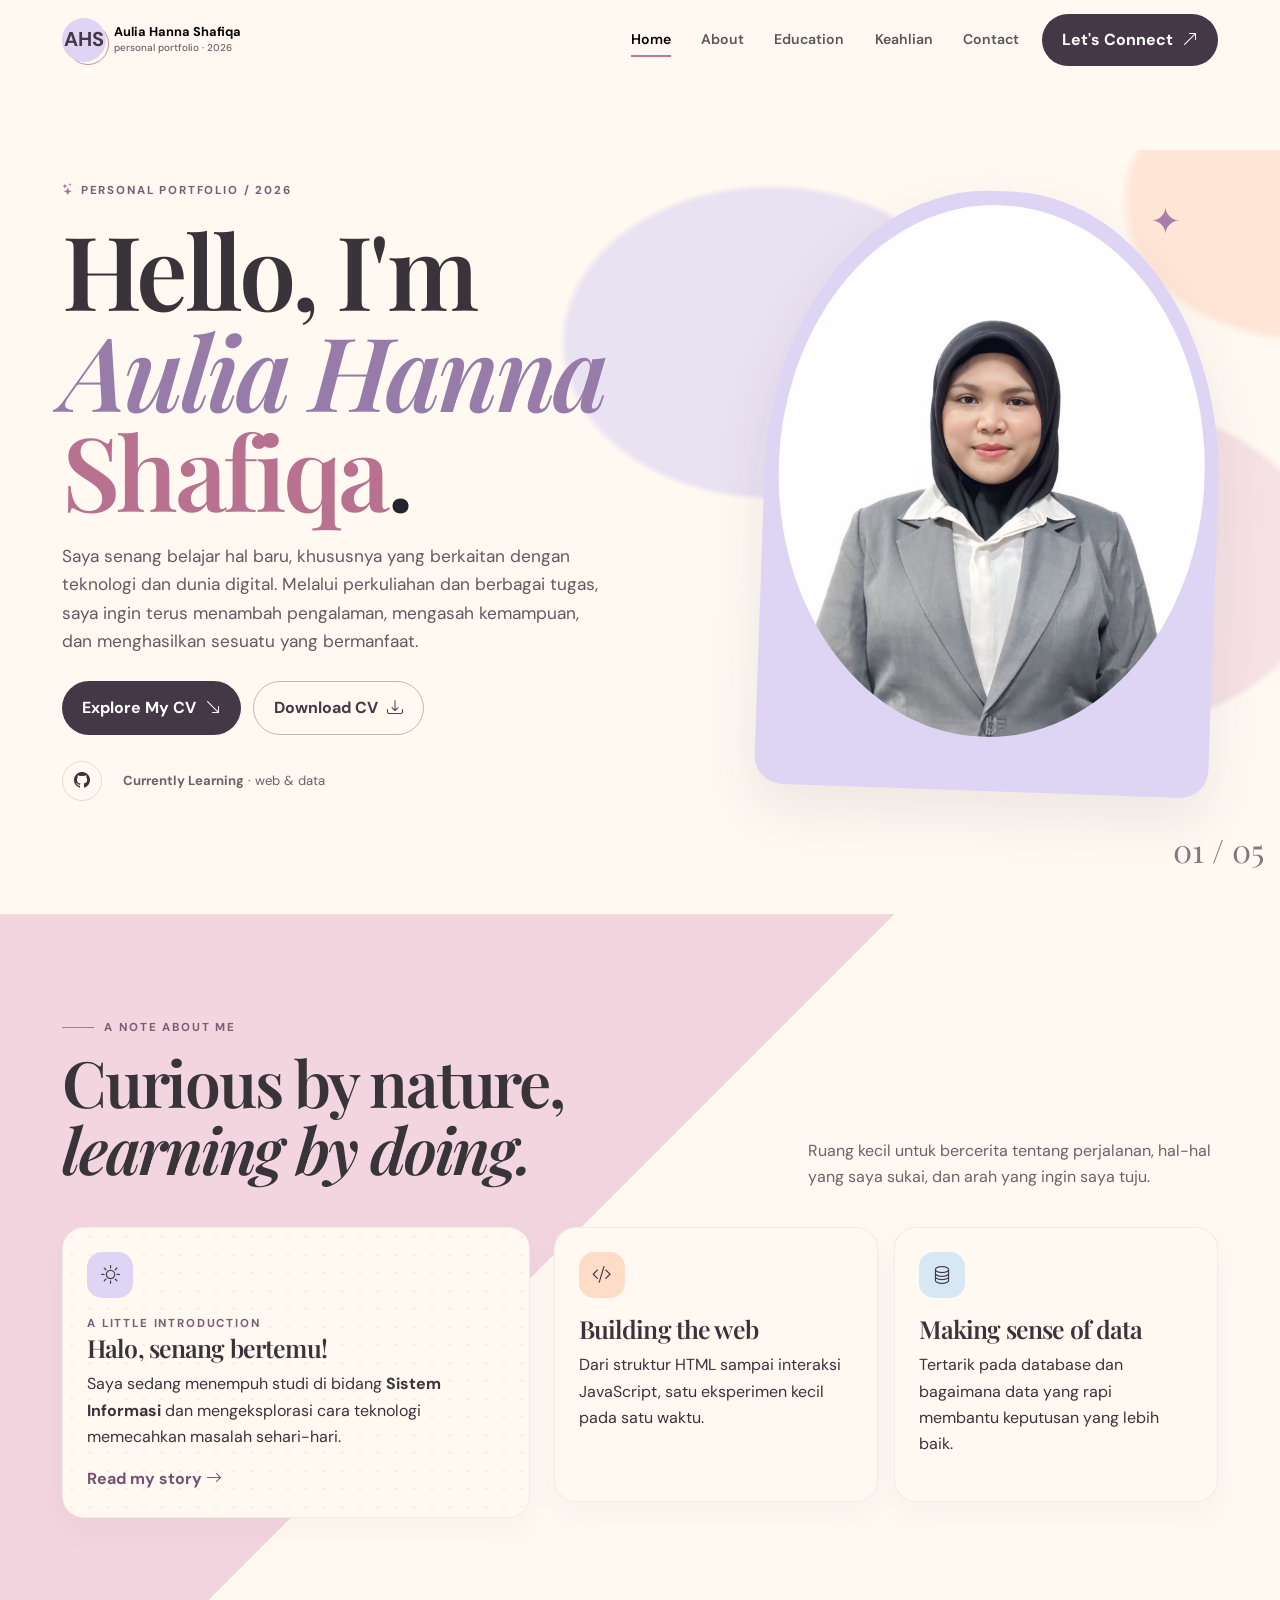
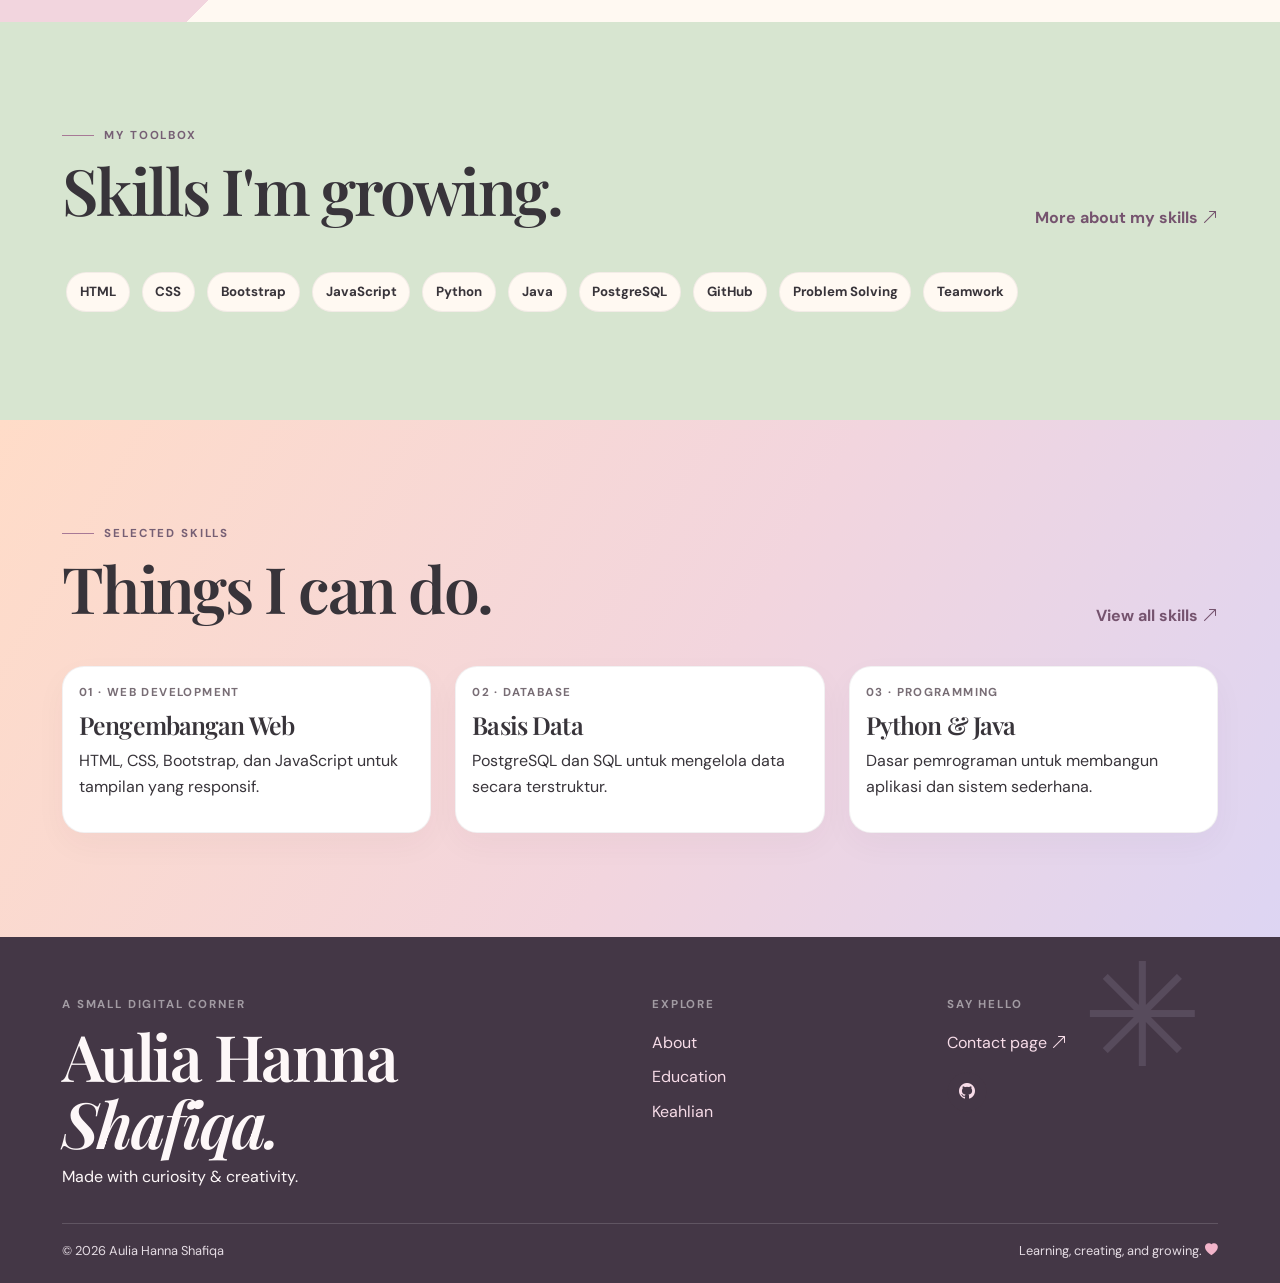
<file: index.html>
<!doctype html>
<html lang="id">
<head>
  <meta charset="utf-8">
  <meta name="viewport" content="width=device-width, initial-scale=1">
  <meta name="description" content="Portfolio personal Aulia Hanna Shafiqa, mahasiswa yang tertarik pada teknologi informasi, pengembangan website, dan pengolahan data.">
  <meta name="theme-color" content="#fff9f2">
  <title>Aulia Hanna Shafiqa — Personal Portfolio</title>
  <link rel="preconnect" href="https://fonts.googleapis.com">
  <link rel="preconnect" href="https://fonts.gstatic.com" crossorigin>
  <link href="https://cdn.jsdelivr.net/npm/bootstrap@5.3.8/dist/css/bootstrap.min.css" rel="stylesheet" integrity="sha384-sRIl4kxILFvY47J16cr9ZwB07vP4J8+LH7qKQnuqkuIAvNWLzeN8tE5YBujZqJLB" crossorigin="anonymous">
  <link rel="stylesheet" href="https://cdn.jsdelivr.net/npm/bootstrap-icons@1.11.3/font/bootstrap-icons.min.css">
  <link rel="stylesheet" href="css/style.css">
</head>
<body>

<a class="skip-link" href="#main">Lewati ke konten</a>
<div class="scroll-progress" aria-hidden="true"></div>

<!-- ================= NAVBAR ================= -->
<nav class="navbar navbar-expand-lg fixed-top" aria-label="Navigasi utama">
  <div class="container">
    <a class="navbar-brand d-flex align-items-center gap-2" href="index.html">
      <span class="brand-mark">AHS</span>
      <span class="brand-copy">Aulia Hanna Shafiqa<small>personal portfolio · 2026</small></span>
    </a>
    <button class="navbar-toggler" type="button" data-bs-toggle="collapse" data-bs-target="#mainNav" aria-controls="mainNav" aria-expanded="false" aria-label="Buka menu">
      <span class="navbar-toggler-icon"></span>
    </button>
    <div class="collapse navbar-collapse" id="mainNav">
      <ul class="navbar-nav ms-auto align-items-lg-center">
        <li class="nav-item"><a class="nav-link" data-page="index.html" href="index.html">Home</a></li>
        <li class="nav-item"><a class="nav-link" data-page="about.html" href="about.html">About</a></li>
        <li class="nav-item"><a class="nav-link" data-page="education.html" href="education.html">Education</a></li>
        <!-- DIGANTI: Portfolio -> Keahlian -->
        <li class="nav-item"><a class="nav-link" data-page="keahlian.html" href="keahlian.html">Keahlian</a></li>
        <li class="nav-item"><a class="nav-link" data-page="contact.html" href="contact.html">Contact</a></li>
        <li class="nav-item ms-lg-2"><a class="connect-btn" href="contact.html">Let's Connect <i class="bi bi-arrow-up-right"></i></a></li>
      </ul>
    </div>
  </div>
</nav>

<main id="main" class="page-shell">

  <!-- ================= HERO ================= -->
  <section class="hero">
    <div class="container">
      <div class="row align-items-center g-5">
        <div class="col-lg-7">
          <div class="eyebrow hero-animate"><i class="bi bi-stars"></i> PERSONAL PORTFOLIO / 2026</div>
          <h1 class="hero-title">
            <span class="d-block hero-animate delay-1">Hello, I'm</span>
            <span class="d-block name-accent hero-animate delay-2">Aulia Hanna</span>
            <span class="d-block name-second hero-animate delay-3">Shafiqa<span class="text-dark">.</span></span>
          </h1>
          <p class="hero-lede hero-animate delay-3">Saya senang belajar hal baru, khususnya yang berkaitan dengan teknologi dan dunia digital. Melalui perkuliahan dan berbagai tugas, saya ingin terus menambah pengalaman, mengasah kemampuan, dan menghasilkan sesuatu yang bermanfaat.</p>
          <div class="hero-actions hero-animate delay-3">
            <a href="about.html" class="btn-soft">Explore My CV <i class="bi bi-arrow-down-right"></i></a>
            <a href="cv-aulia-hanna-shafiqa.jpg" class="btn-soft btn-outline-soft" download="CV-Aulia-Hanna-Shafiqa.jpg" aria-label="Unduh CV Aulia Hanna Shafiqa">Download CV <i class="bi bi-download"></i></a>
          </div>
          <div class="social-row hero-animate delay-3">
            <a href="https://github.com/" aria-label="GitHub (ganti dengan profil Anda)" target="_blank" rel="noopener"><i class="bi bi-github"></i></a>
            <span class="hero-note"><strong>Currently Learning</strong> · web &amp; data</span>
          </div>
        </div>
        <div class="col-lg-5">
          <div class="hero-art hero-image-animate">
            <span class="ornament star" style="top:0;right:8%" aria-hidden="true">✦</span>
            <span class="ornament flower" style="bottom:2%;left:1%" aria-hidden="true">✿</span>
            <div class="portrait-frame">
              <img src="foto_cv.jpg" alt="Foto Aulia" style="width: 100%; height: 100%; object-fit: cover; border-radius: 50%;">
            </div>
          </div>
        </div>
      </div>
    </div>
    <div class="hero-index" aria-hidden="true">01 / 05</div>
  </section>

  <!-- ================= ABOUT PREVIEW ================= -->
  <section class="section about-preview">
    <div class="container">
      <div class="section-heading reveal">
        <div>
          <div class="section-kicker eyebrow">A note about me</div>
          <h2>Curious by nature,<br><em>learning by doing.</em></h2>
        </div>
        <p>Ruang kecil untuk bercerita tentang perjalanan, hal-hal yang saya sukai, dan arah yang ingin saya tuju.</p>
      </div>
      <div class="row g-4 align-items-stretch">
        <div class="col-lg-5 reveal">
          <div class="mini-card lift h-100 decor-pattern">
            <div class="icon-bubble"><i class="bi bi-sun"></i></div>
            <div class="label">A little introduction</div>
            <h3>Halo, senang bertemu!</h3>
            <p>Saya sedang menempuh studi di bidang <strong>Sistem Informasi</strong> dan mengeksplorasi cara teknologi memecahkan masalah sehari-hari.</p>
            <a class="text-link" href="about.html">Read my story <i class="bi bi-arrow-right"></i></a>
          </div>
        </div>
        <div class="col-lg-7 reveal">
          <div class="row g-3 h-100">
            <div class="col-sm-6">
              <div class="mini-card lift h-100">
                <div class="icon-bubble" style="background:var(--peach)"><i class="bi bi-code-slash"></i></div>
                <h3>Building the web</h3>
                <p class="mb-0">Dari struktur HTML sampai interaksi JavaScript, satu eksperimen kecil pada satu waktu.</p>
              </div>
            </div>
            <div class="col-sm-6">
              <div class="mini-card lift h-100">
                <div class="icon-bubble" style="background:var(--blue)"><i class="bi bi-database"></i></div>
                <h3>Making sense of data</h3>
                <p class="mb-0">Tertarik pada database dan bagaimana data yang rapi membantu keputusan yang lebih baik.</p>
              </div>
            </div>
          </div>
        </div>
      </div>
    </div>
  </section>

  <!-- ================= SKILL PREVIEW ================= -->
  <section class="section skill-preview">
    <div class="container">
      <div class="section-heading reveal">
        <div>
          <div class="section-kicker eyebrow">My toolbox</div>
          <h2>Skills I'm growing.</h2>
        </div>
        <!-- DIGANTI: education.html -> keahlian.html -->
        <a href="keahlian.html" class="text-link">More about my skills <i class="bi bi-arrow-up-right"></i></a>
      </div>
      <div class="reveal">
        <span class="skill-chip">HTML</span>
        <span class="skill-chip">CSS</span>
        <span class="skill-chip">Bootstrap</span>
        <span class="skill-chip">JavaScript</span>
        <span class="skill-chip">Python</span>
        <span class="skill-chip">Java</span>
        <span class="skill-chip">PostgreSQL</span>
        <span class="skill-chip">GitHub</span>
        <span class="skill-chip">Problem Solving</span>
        <span class="skill-chip">Teamwork</span>
      </div>
    </div>
  </section>

  <!-- ================= KEAHLIAN (pengganti "Things I've made.") ================= -->
  <section class="section project-preview">
    <div class="container">
      <div class="section-heading reveal">
        <div>
          <div class="section-kicker eyebrow">Selected skills</div>
          <h2>Things I can do.</h2>
        </div>
        <a href="keahlian.html" class="text-link">View all skills <i class="bi bi-arrow-up-right"></i></a>
      </div>
      <div class="row g-4">
        <div class="col-md-4 reveal">
          <article class="project-card lift">
            <div class="project-meta">01 · Web Development</div>
            <h3 class="mt-2">Pengembangan Web</h3>
            <p>HTML, CSS, Bootstrap, dan JavaScript untuk tampilan yang responsif.</p>
          </article>
        </div>
        <div class="col-md-4 reveal">
          <article class="project-card lift">
            <div class="project-meta">02 · Database</div>
            <h3 class="mt-2">Basis Data</h3>
            <p>PostgreSQL dan SQL untuk mengelola data secara terstruktur.</p>
          </article>
        </div>
        <div class="col-md-4 reveal">
          <article class="project-card lift">
            <div class="project-meta">03 · Programming</div>
            <h3 class="mt-2">Python &amp; Java</h3>
            <p>Dasar pemrograman untuk membangun aplikasi dan sistem sederhana.</p>
          </article>
        </div>
      </div>
    </div>
  </section>

</main>

<!-- ================= FOOTER ================= -->
<footer class="site-footer">
  <div class="container">
    <div class="row g-4 align-items-start">
      <div class="col-md-6">
        <div class="eyebrow text-white-50">A small digital corner</div>
        <h2 class="mt-2">Aulia Hanna<br><em>Shafiqa.</em></h2>
        <p class="mb-0">Made with curiosity &amp; creativity.</p>
      </div>
      <div class="col-md-3">
        <div class="label text-white-50 mb-3">Explore</div>
        <div class="d-flex flex-column gap-2">
          <a href="about.html">About</a>
          <a href="education.html">Education</a>
          <!-- DIGANTI: Portfolio -> Keahlian -->
          <a href="keahlian.html">Keahlian</a>
        </div>
      </div>
      <div class="col-md-3">
        <div class="label text-white-50 mb-3">Say hello</div>
        <a href="contact.html">Contact page <i class="bi bi-arrow-up-right"></i></a>
        <div class="social-row mt-3">
          <a href="https://github.com/" aria-label="GitHub (ganti dengan profil Anda)" target="_blank" rel="noopener"><i class="bi bi-github"></i></a>
        </div>
      </div>
    </div>
    <div class="footer-bottom d-flex justify-content-between flex-wrap gap-2">
      <span>© <span data-year></span> Aulia Hanna Shafiqa</span>
      <span>Learning, creating, and growing. <i class="bi bi-heart-fill" style="color:#f2b4ca"></i></span>
    </div>
  </div>
</footer>

<button class="back-top" type="button" aria-label="Kembali ke atas"><i class="bi bi-arrow-up"></i></button>

<script src="https://cdn.jsdelivr.net/npm/bootstrap@5.3.8/dist/js/bootstrap.bundle.min.js" integrity="sha384-FKyoEForCGlyvwx9Hj09JcYn3nv7wiPVlz7YYwJrWVcXK/BmnVDxM+D2scQbITxI" crossorigin="anonymous"></script>
<script src="js/script.js"></script>
</body>
</html>
</file>
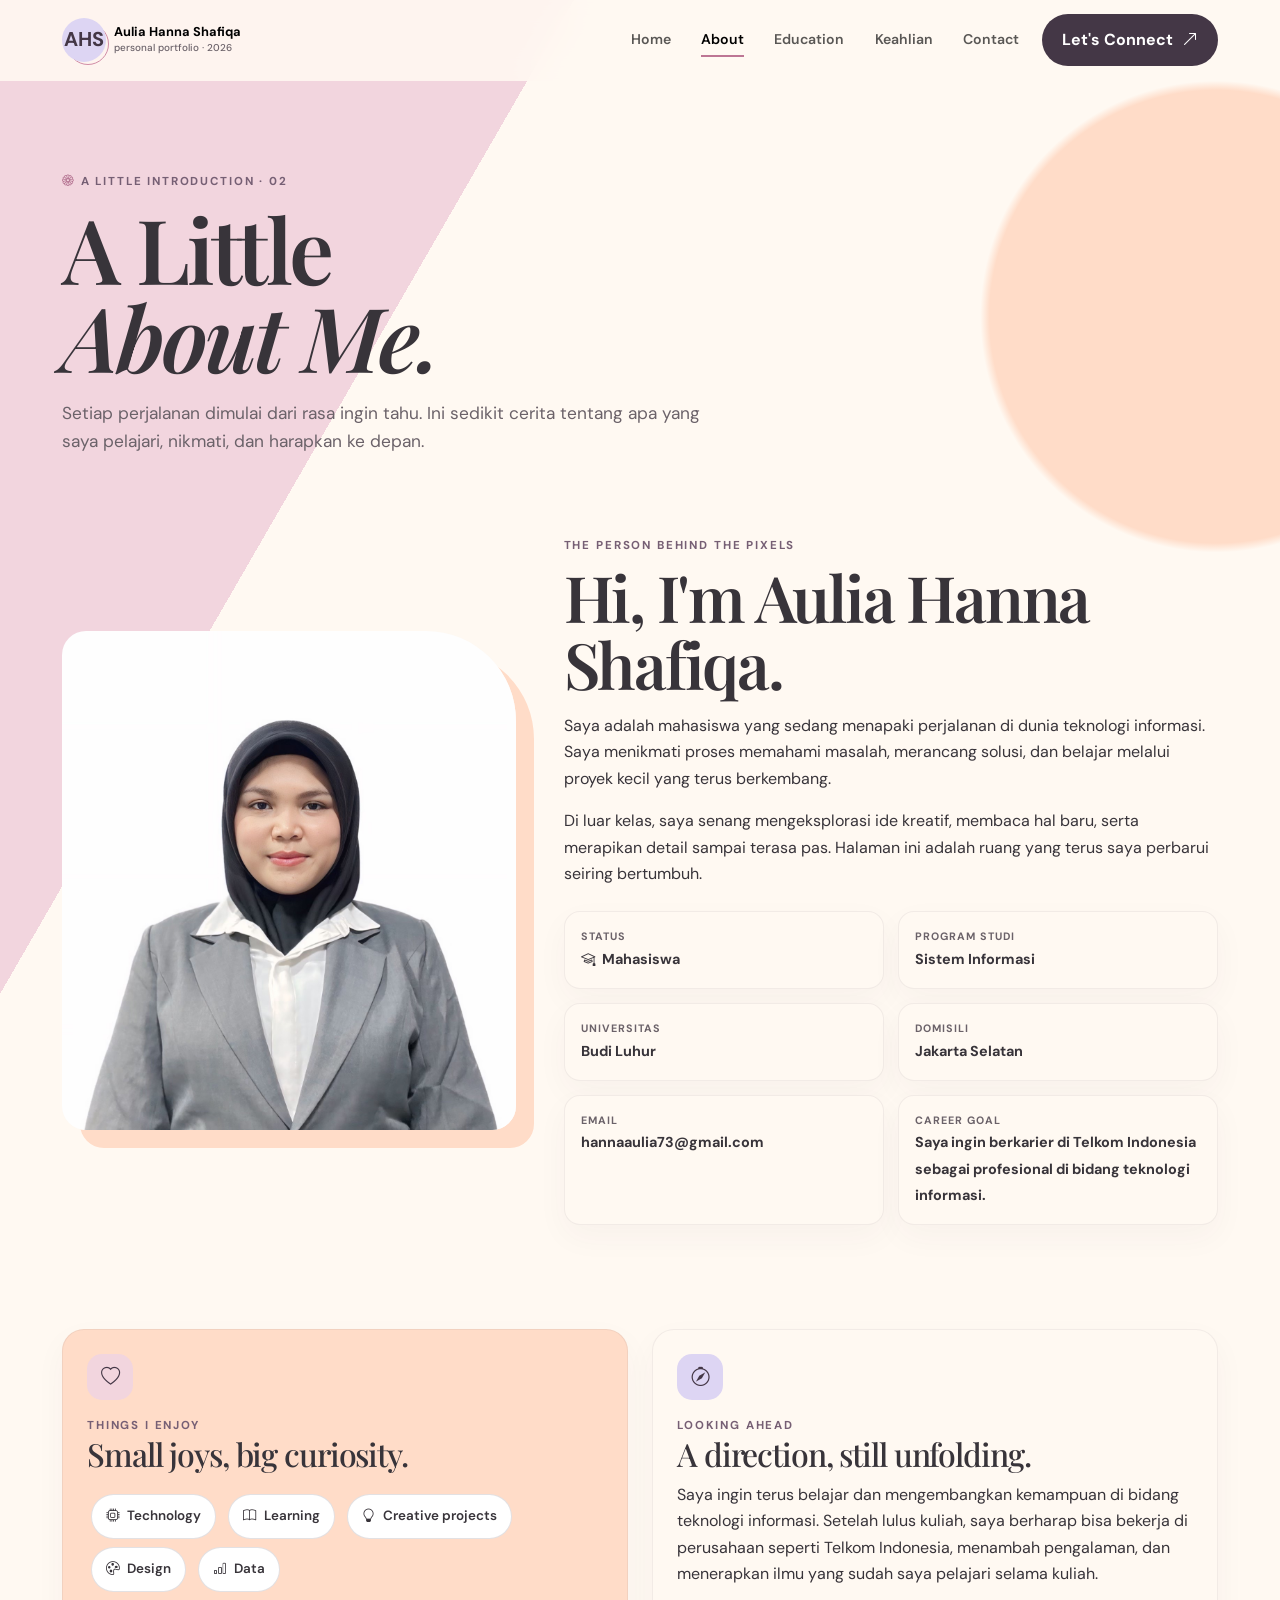
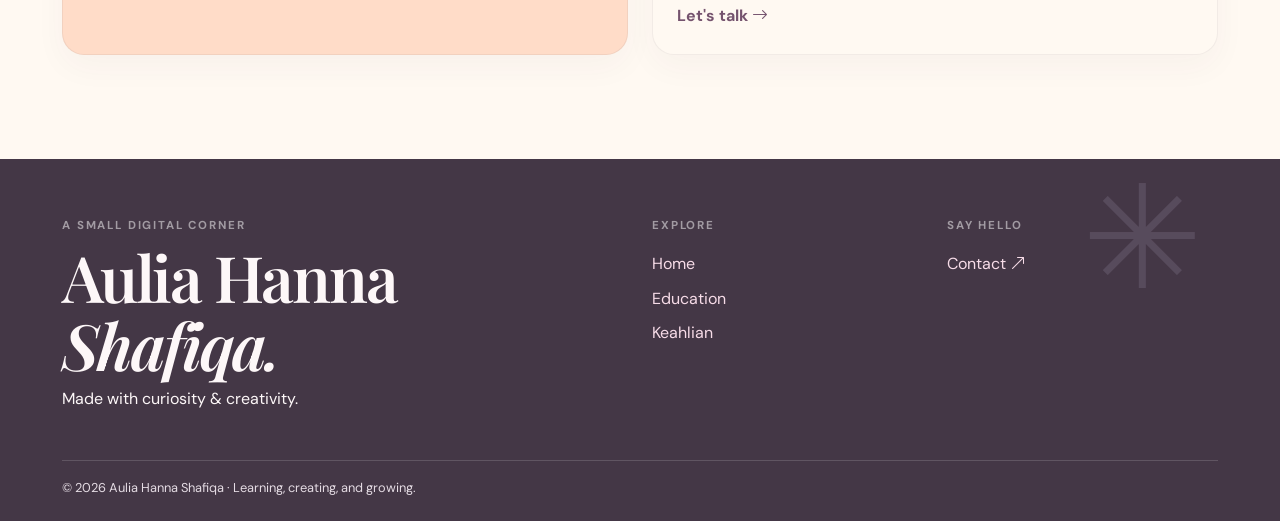
<file: about.html>
<!doctype html>
<html lang="id">
<head>
  <meta charset="utf-8">
  <meta name="viewport" content="width=device-width, initial-scale=1">
  <meta name="description" content="Kenali Aulia Hanna Shafiqa, minat, latar belakang, dan tujuan karier.">
  <meta name="theme-color" content="#fff9f2">
  <title>About — Aulia Hanna Shafiqa</title>
  <link rel="preconnect" href="https://fonts.googleapis.com">
  <link rel="preconnect" href="https://fonts.gstatic.com" crossorigin>
  <link href="https://cdn.jsdelivr.net/npm/bootstrap@5.3.8/dist/css/bootstrap.min.css" rel="stylesheet" integrity="sha384-sRIl4kxILFvY47J16cr9ZwB07vP4J8+LH7qKQnuqkuIAvNWLzeN8tE5YBujZqJLB" crossorigin="anonymous">
  <link rel="stylesheet" href="https://cdn.jsdelivr.net/npm/bootstrap-icons@1.11.3/font/bootstrap-icons.min.css">
  <link rel="stylesheet" href="css/style.css">
</head>
<body>

<a class="skip-link" href="#main">Lewati ke konten</a>
<div class="scroll-progress"></div>

<!-- ================= NAVBAR ================= -->
<nav class="navbar navbar-expand-lg fixed-top" aria-label="Navigasi utama">
  <div class="container">
    <a class="navbar-brand d-flex align-items-center gap-2" href="index.html">
      <span class="brand-mark">AHS</span>
      <span class="brand-copy">Aulia Hanna Shafiqa<small>personal portfolio · 2026</small></span>
    </a>
    <button class="navbar-toggler" type="button" data-bs-toggle="collapse" data-bs-target="#mainNav" aria-controls="mainNav" aria-expanded="false" aria-label="Buka menu">
      <span class="navbar-toggler-icon"></span>
    </button>
    <div class="collapse navbar-collapse" id="mainNav">
      <ul class="navbar-nav ms-auto align-items-lg-center">
        <li class="nav-item"><a class="nav-link" data-page="index.html" href="index.html">Home</a></li>
        <li class="nav-item"><a class="nav-link" data-page="about.html" href="about.html">About</a></li>
        <li class="nav-item"><a class="nav-link" data-page="education.html" href="education.html">Education</a></li>
        <!-- DIGANTI: Portfolio -> Keahlian -->
        <li class="nav-item"><a class="nav-link" data-page="keahlian.html" href="keahlian.html">Keahlian</a></li>
        <li class="nav-item"><a class="nav-link" data-page="contact.html" href="contact.html">Contact</a></li>
        <li class="nav-item ms-lg-2"><a class="connect-btn" href="contact.html">Let's Connect <i class="bi bi-arrow-up-right"></i></a></li>
      </ul>
    </div>
  </div>
</nav>

<main id="main" class="page-shell about-page">

  <!-- ================= INTRO ================= -->
  <header class="page-intro">
    <div class="container">
      <div class="eyebrow"><i class="bi bi-flower1"></i> A LITTLE INTRODUCTION · 02</div>
      <h1>A Little<br><em>About Me.</em></h1>
      <p>Setiap perjalanan dimulai dari rasa ingin tahu. Ini sedikit cerita tentang apa yang saya pelajari, nikmati, dan harapkan ke depan.</p>
    </div>
  </header>

  <!-- ================= PROFIL ================= -->
  <section class="section pt-3">
    <div class="container">
      <div class="row g-5 align-items-center">
        <div class="col-lg-5 reveal">
          <div class="about-photo"><img src="foto_cv.jpg" alt="Ilustrasi placeholder foto pendukung Aulia"></div>
        </div>
        <div class="col-lg-7 reveal">
          <div class="eyebrow mb-2">The person behind the pixels</div>
          <h2>Hi, I'm Aulia Hanna Shafiqa.</h2>
          <p class="about-copy mt-3">Saya adalah mahasiswa yang sedang menapaki perjalanan di dunia teknologi informasi. Saya menikmati proses memahami masalah, merancang solusi, dan belajar melalui proyek kecil yang terus berkembang.</p>
          <p class="about-copy">Di luar kelas, saya senang mengeksplorasi ide kreatif, membaca hal baru, serta merapikan detail sampai terasa pas. Halaman ini adalah ruang yang terus saya perbarui seiring bertumbuh.</p>
          <div class="info-grid mt-4">
            <div class="info-card"><small>Status</small><strong><i class="bi bi-mortarboard me-1"></i> Mahasiswa</strong></div>
            <div class="info-card"><small>Program studi</small><strong>Sistem Informasi</strong></div>
            <div class="info-card"><small>Universitas</small><strong>Budi Luhur</strong></div>
            <div class="info-card"><small>Domisili</small><strong>Jakarta Selatan</strong></div>
            <div class="info-card"><small>Email</small><strong>hannaaulia73@gmail.com</strong></div>
            <div class="info-card"><small>Career goal</small><strong>Saya ingin berkarier di Telkom Indonesia sebagai profesional di bidang teknologi informasi.</strong></div>
          </div>
        </div>
      </div>
    </div>
  </section>

  <!-- ================= MINAT & TUJUAN ================= -->
  <section class="section pt-0">
    <div class="container">
      <div class="row g-4">
        <div class="col-lg-6 reveal">
          <div class="mini-card lift h-100" style="background:var(--peach)">
            <div class="icon-bubble" style="background:var(--pink)"><i class="bi bi-heart"></i></div>
            <div class="eyebrow">Things I enjoy</div>
            <h2 class="h2">Small joys, big curiosity.</h2>
            <div class="mt-3">
              <span class="interest-badge"><i class="bi bi-cpu"></i> Technology</span>
              <span class="interest-badge"><i class="bi bi-book"></i> Learning</span>
              <span class="interest-badge"><i class="bi bi-lightbulb"></i> Creative projects</span>
              <span class="interest-badge"><i class="bi bi-palette"></i> Design</span>
              <span class="interest-badge"><i class="bi bi-bar-chart"></i> Data</span>
            </div>
          </div>
        </div>
        <div class="col-lg-6 reveal">
          <div class="mini-card lift h-100" style="background:#fff9f2">
            <div class="icon-bubble" style="background:var(--lavender)"><i class="bi bi-compass"></i></div>
            <div class="eyebrow">Looking ahead</div>
            <h2 class="h2">A direction, still unfolding.</h2>
            <p>Saya ingin terus belajar dan mengembangkan kemampuan di bidang teknologi informasi. Setelah lulus kuliah, saya berharap bisa bekerja di perusahaan seperti Telkom Indonesia, menambah pengalaman, dan menerapkan ilmu yang sudah saya pelajari selama kuliah.</p>
            <a class="text-link" href="contact.html">Let's talk <i class="bi bi-arrow-right"></i></a>
          </div>
        </div>
      </div>
    </div>
  </section>

</main>

<!-- ================= FOOTER ================= -->
<footer class="site-footer">
  <div class="container">
    <div class="row g-4">
      <div class="col-md-6">
        <div class="eyebrow text-white-50">A small digital corner</div>
        <h2 class="mt-2">Aulia Hanna<br><em>Shafiqa.</em></h2>
        <p>Made with curiosity &amp; creativity.</p>
      </div>
      <div class="col-md-3">
        <div class="label text-white-50 mb-3">Explore</div>
        <div class="d-flex flex-column gap-2">
          <a href="index.html">Home</a>
          <a href="education.html">Education</a>
          <!-- DIGANTI: Portfolio -> Keahlian -->
          <a href="keahlian.html">Keahlian</a>
        </div>
      </div>
      <div class="col-md-3">
        <div class="label text-white-50 mb-3">Say hello</div>
        <a href="contact.html">Contact <i class="bi bi-arrow-up-right"></i></a>
      </div>
    </div>
    <div class="footer-bottom">© <span data-year></span> Aulia Hanna Shafiqa · Learning, creating, and growing.</div>
  </div>
</footer>

<button class="back-top" type="button" aria-label="Kembali ke atas"><i class="bi bi-arrow-up"></i></button>

<script src="https://cdn.jsdelivr.net/npm/bootstrap@5.3.8/dist/js/bootstrap.bundle.min.js" integrity="sha384-FKyoEForCGlyvwx9Hj09JcYn3nv7wiPVlz7YYwJrWVcXK/BmnVDxM+D2scQbITxI" crossorigin="anonymous"></script>
<script src="js/script.js"></script>
</body>
</html>
</file>
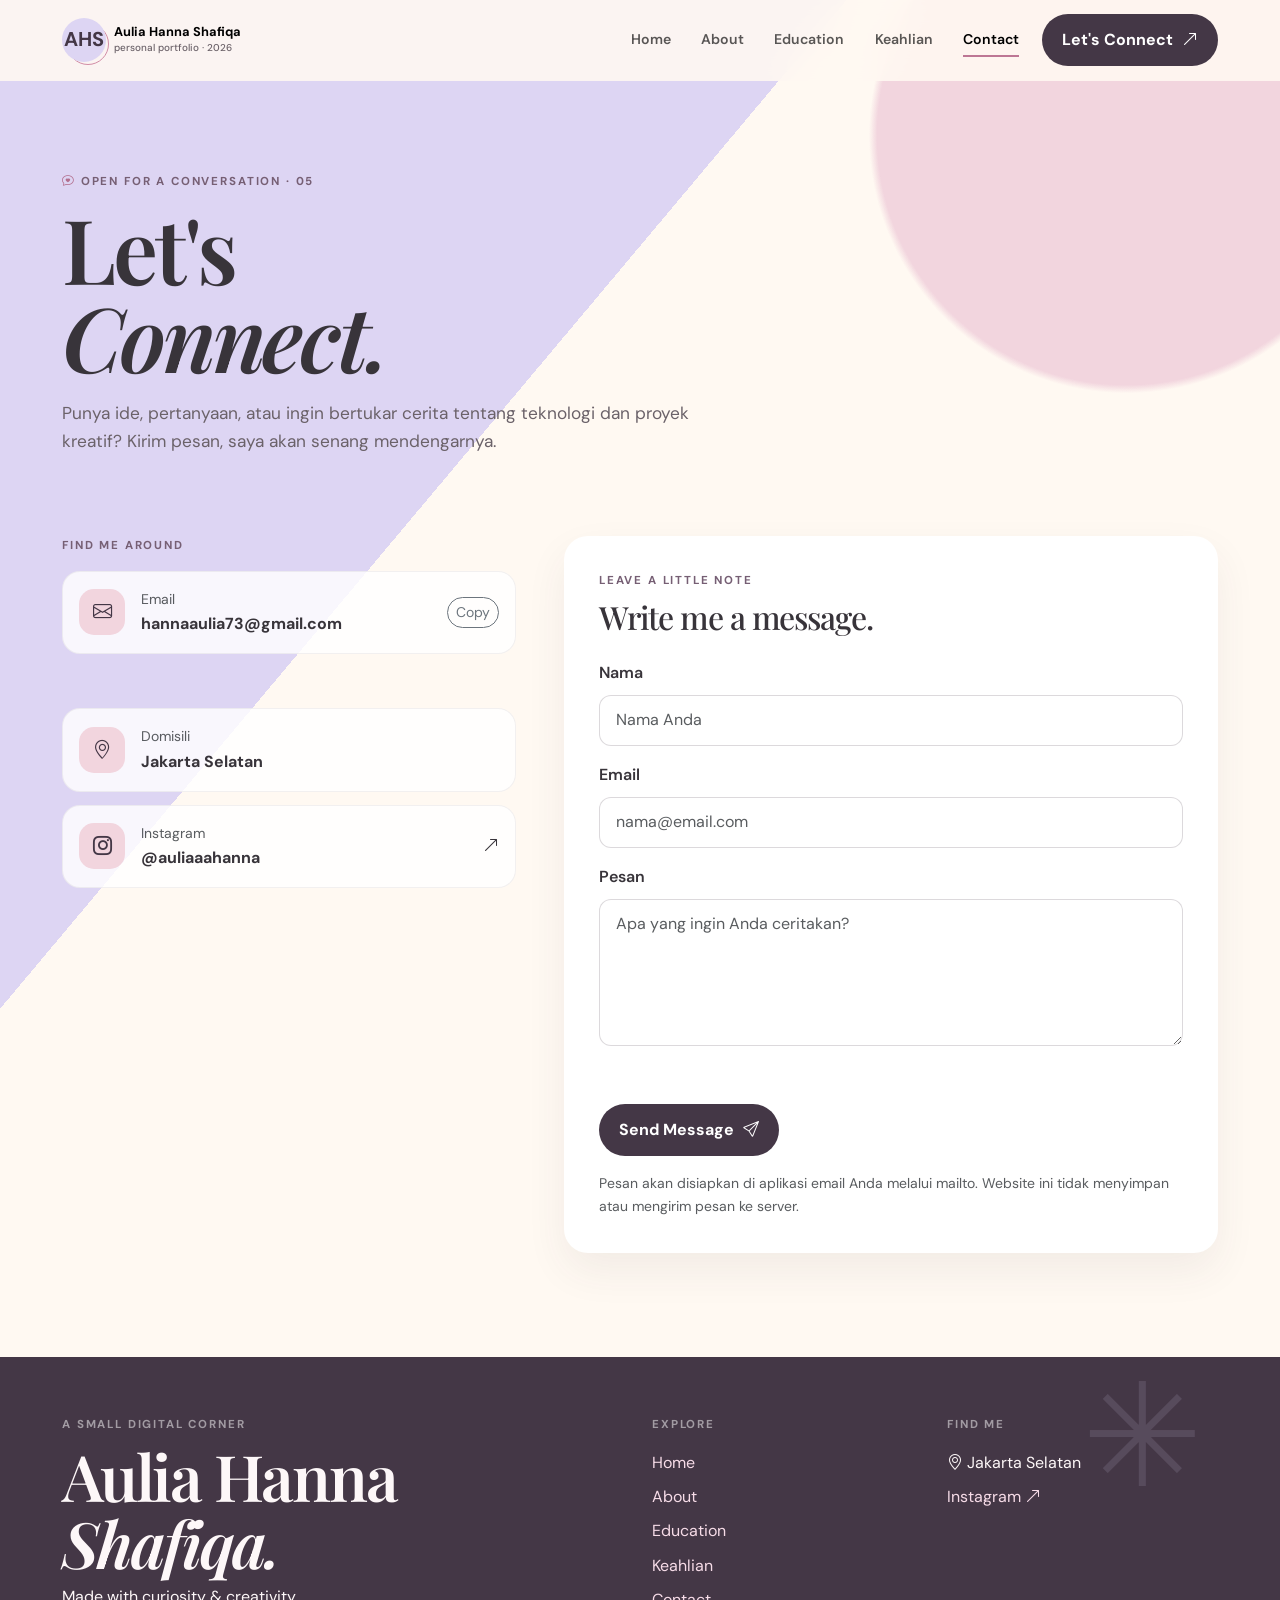
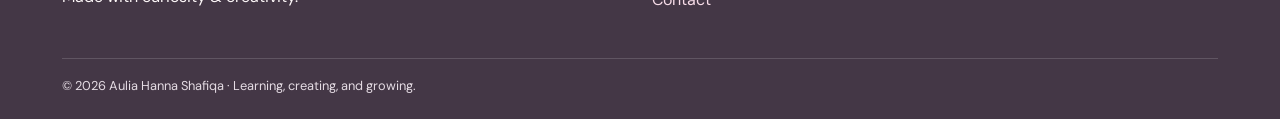
<file: contact.html>
<!doctype html>
<html lang="id">
<head>
    <meta charset="utf-8">
    <meta name="viewport" content="width=device-width, initial-scale=1">

    <meta name="description" content="Hubungi Aulia Hanna Shafiqa untuk bertukar ide dan berkolaborasi.">
    <meta name="theme-color" content="#fff9f2">

    <title>Contact — Aulia Hanna Shafiqa</title>

    <link rel="preconnect" href="https://fonts.googleapis.com">
    <link rel="preconnect" href="https://fonts.gstatic.com" crossorigin>

    <!-- Bootstrap CSS -->
    <link href="https://cdn.jsdelivr.net/npm/bootstrap@5.3.8/dist/css/bootstrap.min.css"
          rel="stylesheet">

    <!-- Bootstrap Icons -->
    <link rel="stylesheet"
          href="https://cdn.jsdelivr.net/npm/bootstrap-icons@1.11.3/font/bootstrap-icons.min.css">

    <!-- CSS Website -->
    <link rel="stylesheet" href="css/style.css">
</head>

<body>

<a class="skip-link" href="#main">Lewati ke konten</a>
<div class="scroll-progress"></div>

<!-- NAVBAR -->
<nav class="navbar navbar-expand-lg fixed-top" aria-label="Navigasi utama">
    <div class="container">

        <a class="navbar-brand d-flex align-items-center gap-2" href="index.html">
            <span class="brand-mark">AHS</span>

            <span class="brand-copy">
                Aulia Hanna Shafiqa
                <small>personal portfolio · 2026</small>
            </span>
        </a>

        <button class="navbar-toggler"
                type="button"
                data-bs-toggle="collapse"
                data-bs-target="#mainNav"
                aria-controls="mainNav"
                aria-expanded="false"
                aria-label="Buka menu">

            <span class="navbar-toggler-icon"></span>
        </button>

        <div class="collapse navbar-collapse" id="mainNav">

            <ul class="navbar-nav ms-auto align-items-lg-center">

                <li class="nav-item">
                    <a class="nav-link"
                       data-page="index.html"
                       href="index.html">Home</a>
                </li>

                <li class="nav-item">
                    <a class="nav-link"
                       data-page="about.html"
                       href="about.html">About</a>
                </li>

                <li class="nav-item">
                    <a class="nav-link"
                       data-page="education.html"
                       href="education.html">Education</a>
                </li>

                <!-- DIGANTI: Portfolio -> Keahlian -->
                <li class="nav-item">
                    <a class="nav-link"
                       data-page="keahlian.html"
                       href="keahlian.html">Keahlian</a>
                </li>

                <li class="nav-item">
                    <a class="nav-link active"
                       data-page="contact.html"
                       href="contact.html"
                       aria-current="page">Contact</a>
                </li>

                <li class="nav-item ms-lg-2">
                    <a class="connect-btn" href="contact.html">
                        Let's Connect
                        <i class="bi bi-arrow-up-right"></i>
                    </a>
                </li>

            </ul>
        </div>
    </div>
</nav>

<!-- BAGIAN UTAMA CONTACT -->
<main id="main" class="page-shell contact-page">

    <!-- JUDUL HALAMAN -->
    <header class="page-intro">
        <div class="container">

            <div class="eyebrow">
                <i class="bi bi-chat-heart"></i>
                OPEN FOR A CONVERSATION · 05
            </div>

            <h1>Let's<br><em>Connect.</em></h1>

            <p>
                Punya ide, pertanyaan, atau ingin bertukar cerita tentang
                teknologi dan proyek kreatif? Kirim pesan, saya akan
                senang mendengarnya.
            </p>

        </div>
    </header>

    <!-- BAGIAN INFORMASI KONTAK DAN FORMULIR -->
    <section class="section pt-3">
        <div class="container">

            <div class="row g-4 g-lg-5">

                <!-- INFORMASI KONTAK -->
                <div class="col-lg-5 reveal">

                    <div class="eyebrow mb-3">
                        Find me around
                    </div>

                    <!-- EMAIL -->
                    <div class="contact-method">

                        <span class="icon-bubble"
                              style="background:var(--pink)">
                            <i class="bi bi-envelope"></i>
                        </span>

                        <div class="flex-grow-1">
                            <small class="d-block text-muted">
                                Email
                            </small>

                            <strong id="email-address">
                                hannaaulia73@gmail.com
                            </strong>
                        </div>

                        <button class="btn btn-sm btn-outline-secondary rounded-pill"
                                type="button"
                                data-copy-email="hannaaulia73@gmail.com"
                                aria-label="Salin email">

                            Copy
                        </button>

                    </div>

                    <p id="copy-feedback"
                       class="form-feedback small"
                       aria-live="polite"></p>

                    <!-- DOMISILI -->
                    <div class="contact-method">

                        <span class="icon-bubble"
                              style="background:var(--pink)">
                            <i class="bi bi-geo-alt"></i>
                        </span>

                        <div class="flex-grow-1">
                            <small class="d-block text-muted">
                                Domisili
                            </small>

                            <strong>Jakarta Selatan</strong>
                        </div>

                    </div>

                    <!-- INSTAGRAM -->
                    <a class="contact-method text-decoration-none"
                       href="https://www.instagram.com/auliaaahanna/"
                       target="_blank"
                       rel="noopener noreferrer">

                        <span class="icon-bubble"
                              style="background:var(--pink)">
                            <i class="bi bi-instagram"></i>
                        </span>

                        <div class="flex-grow-1">
                            <small class="d-block text-muted">
                                Instagram
                            </small>

                            <strong>@auliaaahanna</strong>
                        </div>

                        <i class="bi bi-arrow-up-right ms-auto"></i>

                    </a>

                </div>

                <!-- FORMULIR PESAN -->
                <div class="col-lg-7 reveal">

                    <form id="contact-form"
                          class="contact-form"
                          data-recipient="hannaaulia73@gmail.com">

                        <div class="eyebrow mb-2">
                            Leave a little note
                        </div>

                        <h2 class="h2 mb-4">
                            Write me a message.
                        </h2>

                        <!-- NAMA -->
                        <div class="mb-3">

                            <label class="form-label fw-semibold"
                                   for="name">
                                Nama
                            </label>

                            <input class="form-control"
                                   id="name"
                                   name="name"
                                   type="text"
                                   autocomplete="name"
                                   required
                                   minlength="2"
                                   placeholder="Nama Anda">

                        </div>

                        <!-- EMAIL PENGIRIM -->
                        <div class="mb-3">

                            <label class="form-label fw-semibold"
                                   for="email">
                                Email
                            </label>

                            <input class="form-control"
                                   id="email"
                                   name="email"
                                   type="email"
                                   autocomplete="email"
                                   required
                                   placeholder="nama@email.com">

                        </div>

                        <!-- PESAN -->
                        <div class="mb-3">

                            <label class="form-label fw-semibold"
                                   for="message">
                                Pesan
                            </label>

                            <textarea class="form-control"
                                      id="message"
                                      name="message"
                                      rows="5"
                                      required
                                      minlength="10"
                                      placeholder="Apa yang ingin Anda ceritakan?"></textarea>

                        </div>

                        <p class="form-feedback small text-muted"
                           aria-live="polite"></p>

                        <!-- TOMBOL KIRIM -->
                        <button class="btn-soft" type="submit">
                            Send Message
                            <i class="bi bi-send"></i>
                        </button>

                        <p class="small text-muted mt-3 mb-0">
                            Pesan akan disiapkan di aplikasi email Anda
                            melalui mailto. Website ini tidak menyimpan
                            atau mengirim pesan ke server.
                        </p>

                    </form>

                </div>

            </div>
        </div>
    </section>

</main>

<!-- FOOTER -->
<footer class="site-footer">
    <div class="container">

        <div class="row g-4">

            <!-- IDENTITAS -->
            <div class="col-md-6">

                <div class="eyebrow text-white-50">
                    A small digital corner
                </div>

                <h2 class="mt-2">
                    Aulia Hanna<br><em>Shafiqa.</em>
                </h2>

                <p>Made with curiosity &amp; creativity.</p>

            </div>

            <!-- NAVIGASI FOOTER -->
            <div class="col-md-3">

                <div class="label text-white-50 mb-3">
                    Explore
                </div>

                <div class="d-flex flex-column gap-2">

                    <a href="index.html">Home</a>
                    <a href="about.html">About</a>
                    <a href="education.html">Education</a>
                    <!-- DIGANTI: Portfolio -> Keahlian -->
                    <a href="keahlian.html">Keahlian</a>
                    <a href="contact.html">Contact</a>

                </div>

            </div>

            <!-- MEDIA SOSIAL DAN DOMISILI -->
            <div class="col-md-3">

                <div class="label text-white-50 mb-3">
                    Find me
                </div>

                <p class="mb-2">
                    <i class="bi bi-geo-alt"></i>
                    Jakarta Selatan
                </p>

                <a href="https://www.instagram.com/auliaaahanna/"
                   target="_blank"
                   rel="noopener noreferrer">

                    Instagram
                    <i class="bi bi-arrow-up-right"></i>

                </a>

            </div>

        </div>

        <!-- COPYRIGHT -->
        <div class="footer-bottom">
            © <span data-year></span> Aulia Hanna Shafiqa ·
            Learning, creating, and growing.
        </div>

    </div>
</footer>

<!-- TOMBOL KEMBALI KE ATAS -->
<button class="back-top"
        type="button"
        aria-label="Kembali ke atas">

    <i class="bi bi-arrow-up"></i>
</button>

<!-- JAVASCRIPT BOOTSTRAP -->
<script src="https://cdn.jsdelivr.net/npm/bootstrap@5.3.8/dist/js/bootstrap.bundle.min.js"></script>

<!-- JAVASCRIPT WEBSITE -->
<script src="js/script.js"></script>

</body>
</html>
</file>
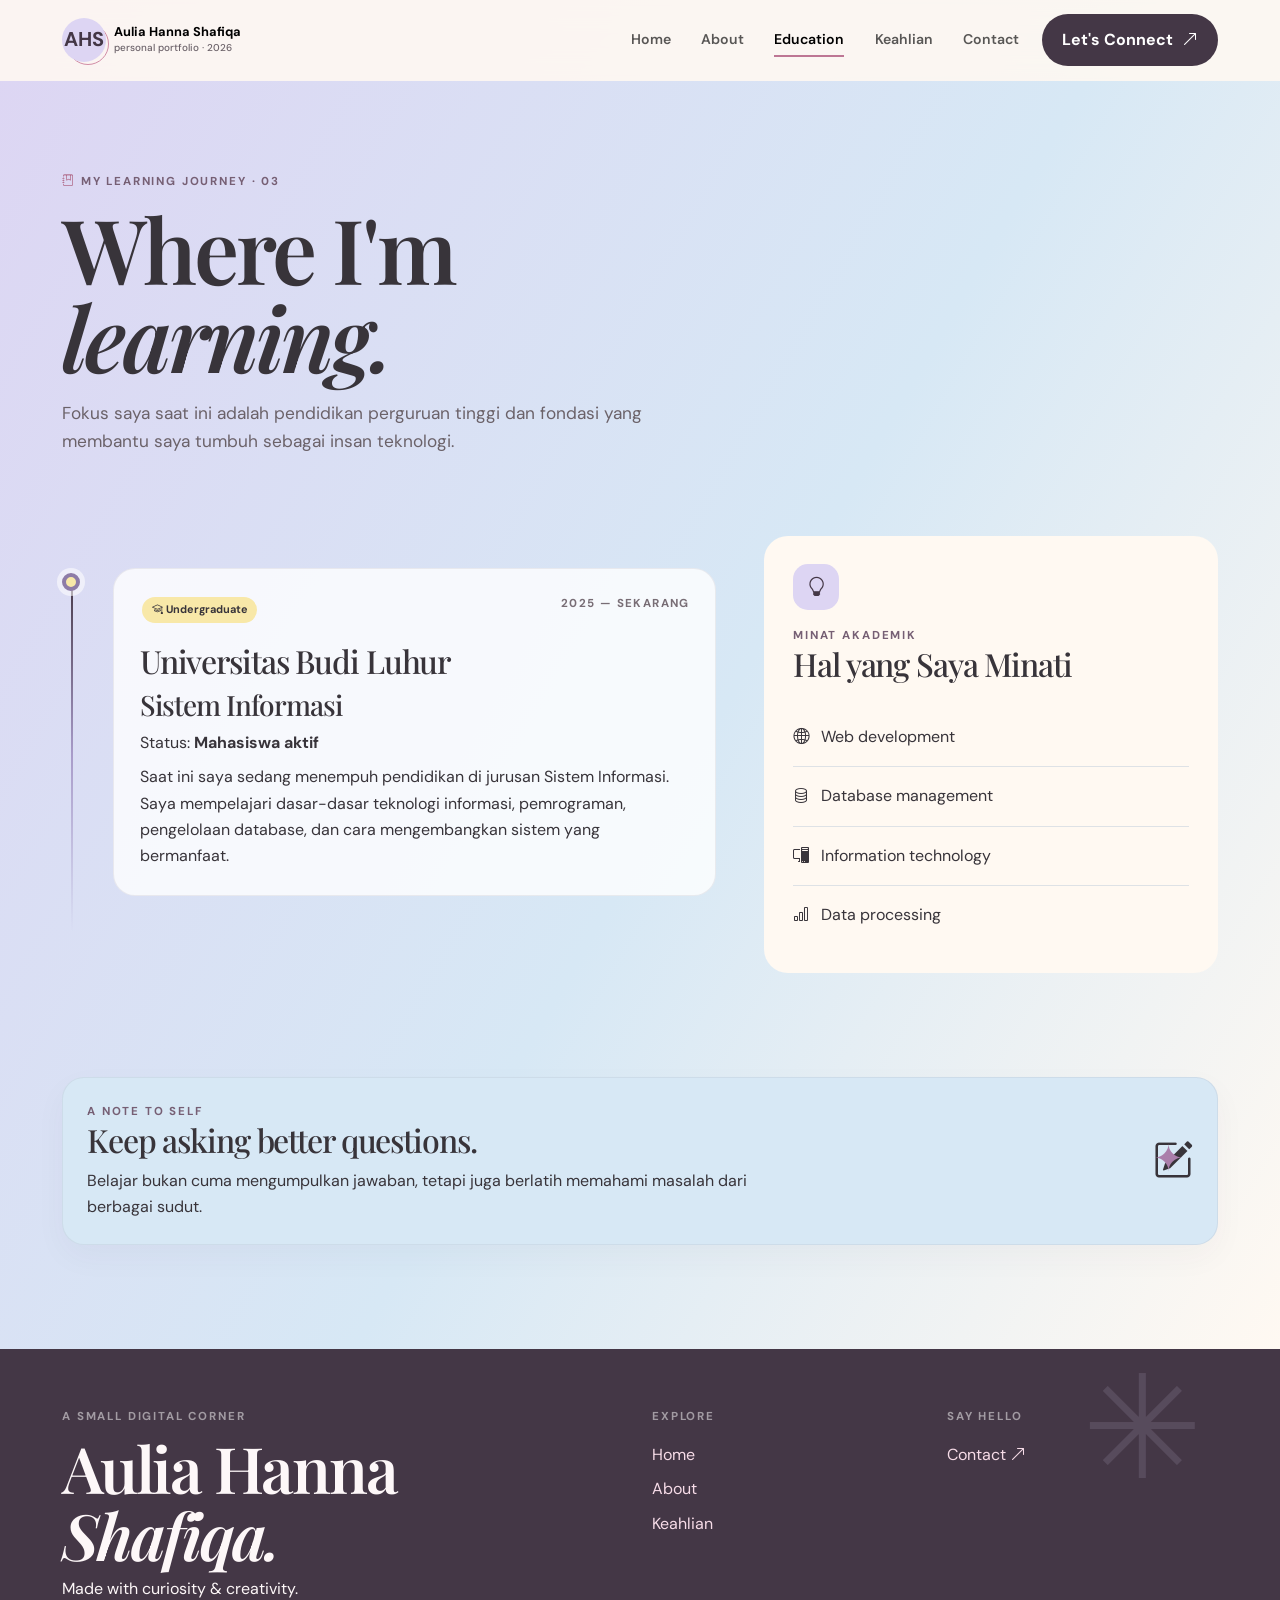
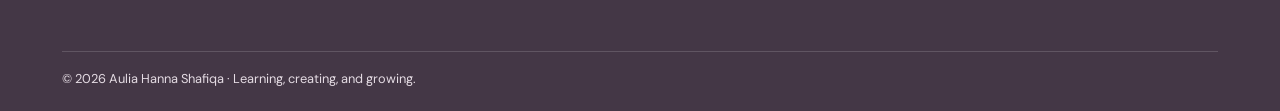
<file: education.html>
<!doctype html>
<html lang="id">
<head>
  <meta charset="utf-8">
  <meta name="viewport" content="width=device-width, initial-scale=1">
  <meta name="description" content="Pendidikan perguruan tinggi dan minat akademik Aulia Hanna Shafiqa.">
  <meta name="theme-color" content="#fff9f2">
  <title>Education — Aulia Hanna Shafiqa</title>
  <link rel="preconnect" href="https://fonts.googleapis.com">
  <link rel="preconnect" href="https://fonts.gstatic.com" crossorigin>
  <link href="https://cdn.jsdelivr.net/npm/bootstrap@5.3.8/dist/css/bootstrap.min.css" rel="stylesheet" integrity="sha384-sRIl4kxILFvY47J16cr9ZwB07vP4J8+LH7qKQnuqkuIAvNWLzeN8tE5YBujZqJLB" crossorigin="anonymous">
  <link rel="stylesheet" href="https://cdn.jsdelivr.net/npm/bootstrap-icons@1.11.3/font/bootstrap-icons.min.css">
  <link rel="stylesheet" href="css/style.css">
</head>
<body>

<a class="skip-link" href="#main">Lewati ke konten</a>
<div class="scroll-progress"></div>

<!-- ================= NAVBAR ================= -->
<nav class="navbar navbar-expand-lg fixed-top" aria-label="Navigasi utama">
  <div class="container">
    <a class="navbar-brand d-flex align-items-center gap-2" href="index.html">
      <span class="brand-mark">AHS</span>
      <span class="brand-copy">Aulia Hanna Shafiqa<small>personal portfolio · 2026</small></span>
    </a>
    <button class="navbar-toggler" type="button" data-bs-toggle="collapse" data-bs-target="#mainNav" aria-controls="mainNav" aria-expanded="false" aria-label="Buka menu">
      <span class="navbar-toggler-icon"></span>
    </button>
    <div class="collapse navbar-collapse" id="mainNav">
      <ul class="navbar-nav ms-auto align-items-lg-center">
        <li class="nav-item"><a class="nav-link" data-page="index.html" href="index.html">Home</a></li>
        <li class="nav-item"><a class="nav-link" data-page="about.html" href="about.html">About</a></li>
        <li class="nav-item"><a class="nav-link" data-page="education.html" href="education.html">Education</a></li>
        <!-- DIGANTI: Portfolio -> Keahlian -->
        <li class="nav-item"><a class="nav-link" data-page="keahlian.html" href="keahlian.html">Keahlian</a></li>
        <li class="nav-item"><a class="nav-link" data-page="contact.html" href="contact.html">Contact</a></li>
        <li class="nav-item ms-lg-2"><a class="connect-btn" href="contact.html">Let's Connect <i class="bi bi-arrow-up-right"></i></a></li>
      </ul>
    </div>
  </div>
</nav>

<main id="main" class="page-shell education-page">

  <!-- ================= INTRO ================= -->
  <header class="page-intro">
    <div class="container">
      <div class="eyebrow"><i class="bi bi-journal-bookmark"></i> MY LEARNING JOURNEY · 03</div>
      <h1>Where I'm<br><em>learning.</em></h1>
      <p>Fokus saya saat ini adalah pendidikan perguruan tinggi dan fondasi yang membantu saya tumbuh sebagai insan teknologi.</p>
    </div>
  </header>

  <!-- ================= PENDIDIKAN ================= -->
  <section class="section pt-3">
    <div class="container">
      <div class="row g-5">
        <div class="col-lg-7">
          <div class="timeline">
            <article class="timeline-item reveal">
              <div class="timeline-card">
                <div class="d-flex justify-content-between flex-wrap gap-2">
                  <span class="tag" style="background:var(--butter)"><i class="bi bi-mortarboard"></i> Undergraduate</span>
                  <span class="project-meta">2025 — Sekarang</span>
                </div>
                <h2 class="h2 mt-3">Universitas Budi Luhur</h2>
                <h3 class="h3">Sistem Informasi</h3>
                <p class="mb-2">Status: <strong>Mahasiswa aktif</strong></p>
                <p class="mb-0">Saat ini saya sedang menempuh pendidikan di jurusan Sistem Informasi. Saya mempelajari dasar-dasar teknologi informasi, pemrograman, pengelolaan database, dan cara mengembangkan sistem yang bermanfaat.</p>
              </div>
            </article>
          </div>
        </div>

        <aside class="col-lg-5 reveal">
          <div class="education-side lift">
            <div class="icon-bubble"><i class="bi bi-lightbulb"></i></div>
            <div class="eyebrow">Minat Akademik</div>
            <h2 class="h2">Hal yang Saya Minati</h2>
            <ul class="list-unstyled mt-4 mb-0">
              <li class="py-3 border-bottom"><i class="bi bi-globe2 me-2"></i> Web development</li>
              <li class="py-3 border-bottom"><i class="bi bi-database me-2"></i> Database management</li>
              <li class="py-3 border-bottom"><i class="bi bi-pc-display me-2"></i> Information technology</li>
              <li class="py-3"><i class="bi bi-bar-chart me-2"></i> Data processing</li>
            </ul>
          </div>
        </aside>
      </div>
    </div>
  </section>

  <!-- ================= NOTE ================= -->
  <section class="section pt-0">
    <div class="container">
      <div class="mini-card reveal" style="background:var(--blue)">
        <div class="row align-items-center">
          <div class="col-md-8">
            <div class="eyebrow">A note to self</div>
            <h2 class="h2">Keep asking better questions.</h2>
            <p class="mb-md-0">Belajar bukan cuma mengumpulkan jawaban, tetapi juga berlatih memahami masalah dari berbagai sudut.</p>
          </div>
          <div class="col-md-4 text-md-end">
            <span class="ornament star" aria-hidden="true">✦</span> <i class="bi bi-pencil-square fs-1"></i>
          </div>
        </div>
      </div>
    </div>
  </section>

</main>

<!-- ================= FOOTER ================= -->
<footer class="site-footer">
  <div class="container">
    <div class="row g-4">
      <div class="col-md-6">
        <div class="eyebrow text-white-50">A small digital corner</div>
        <h2 class="mt-2">Aulia Hanna<br><em>Shafiqa.</em></h2>
        <p>Made with curiosity &amp; creativity.</p>
      </div>
      <div class="col-md-3">
        <div class="label text-white-50 mb-3">Explore</div>
        <div class="d-flex flex-column gap-2">
          <a href="index.html">Home</a>
          <a href="about.html">About</a>
          <a href="keahlian.html">Keahlian</a>
        </div>
      </div>
      <div class="col-md-3">
        <div class="label text-white-50 mb-3">Say hello</div>
        <a href="contact.html">Contact <i class="bi bi-arrow-up-right"></i></a>
      </div>
    </div>
    <div class="footer-bottom">© <span data-year></span> Aulia Hanna Shafiqa · Learning, creating, and growing.</div>
  </div>
</footer>

<button class="back-top" type="button" aria-label="Kembali ke atas"><i class="bi bi-arrow-up"></i></button>

<script src="https://cdn.jsdelivr.net/npm/bootstrap@5.3.8/dist/js/bootstrap.bundle.min.js" integrity="sha384-FKyoEForCGlyvwx9Hj09JcYn3nv7wiPVlz7YYwJrWVcXK/BmnVDxM+D2scQbITxI" crossorigin="anonymous"></script>
<script src="js/script.js"></script>
</body>
</html>
</file>
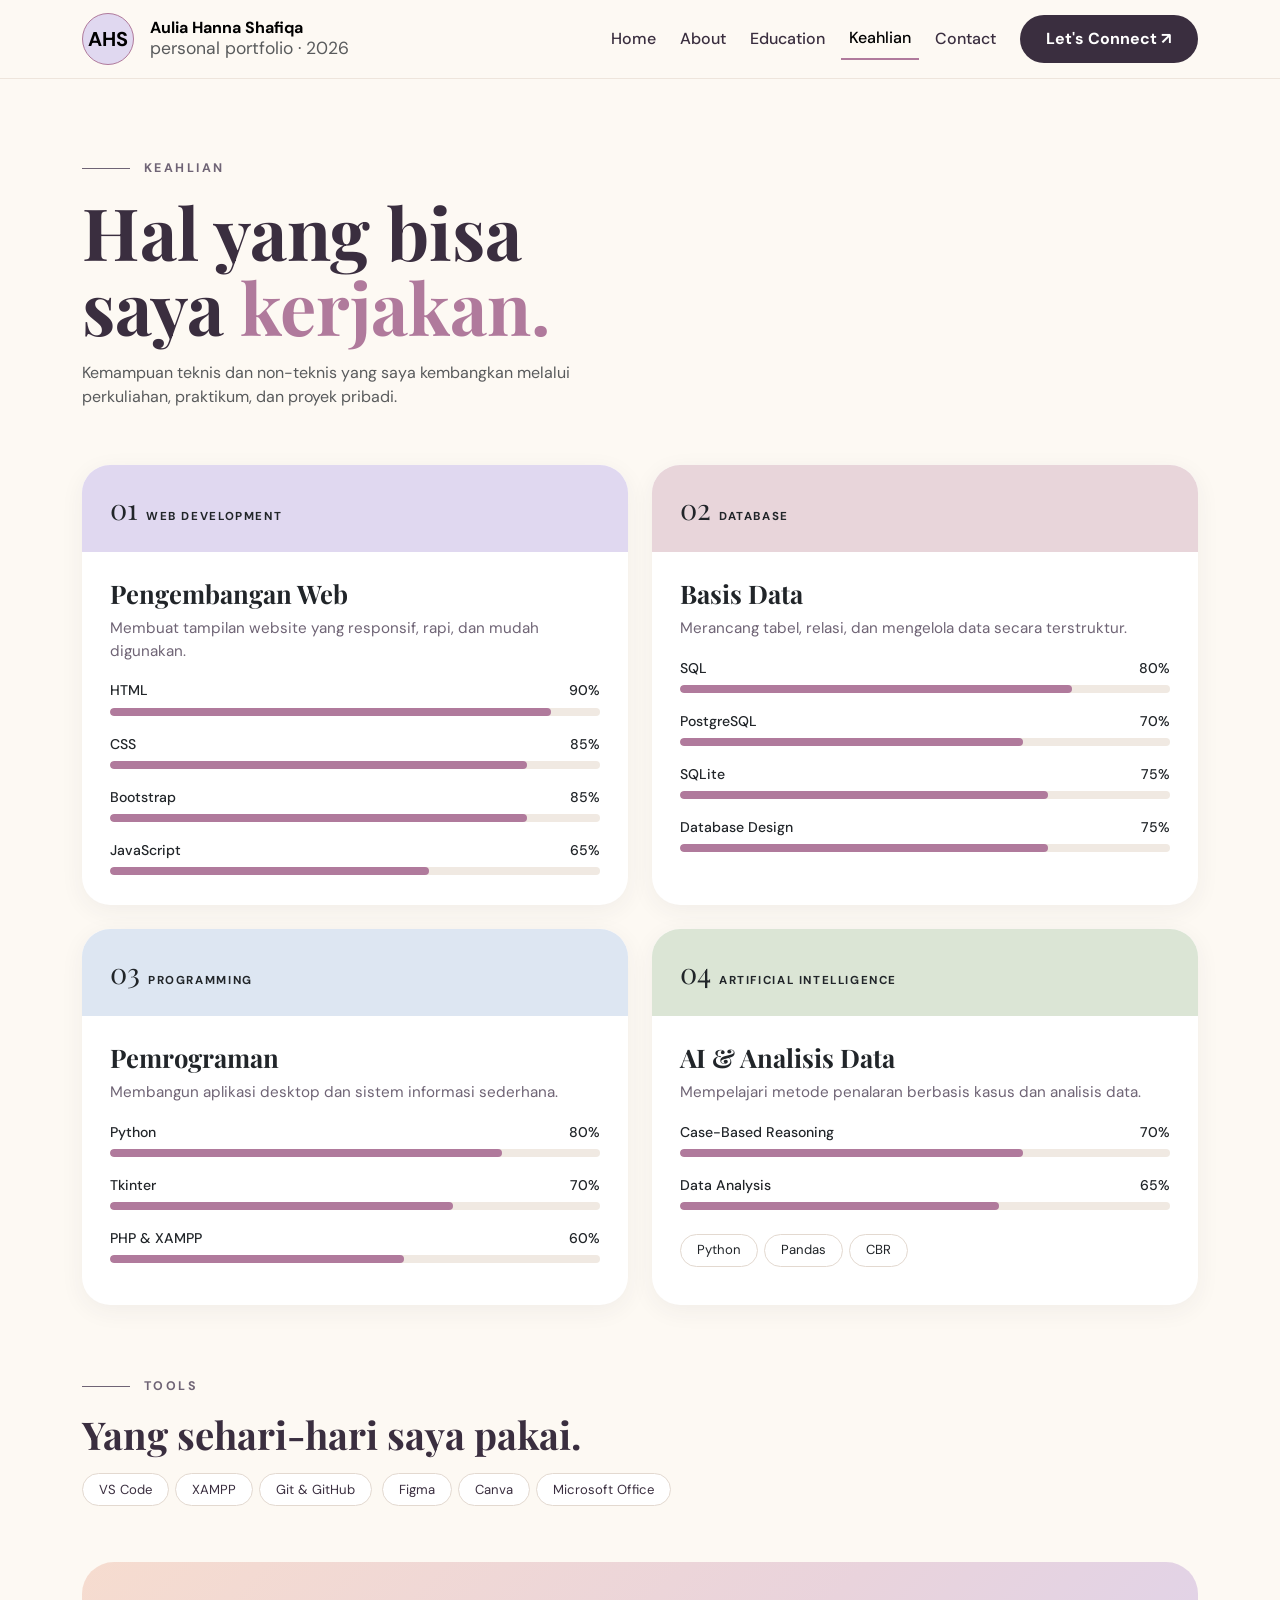
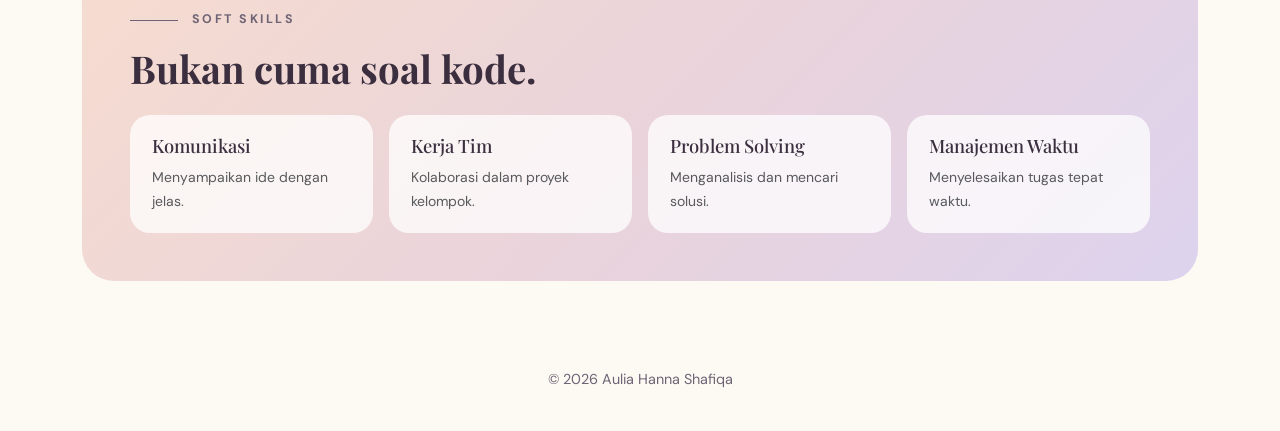
<file: keahlian.html>
<!DOCTYPE html>
<html lang="id">
<head>
  <meta charset="UTF-8">
  <meta name="viewport" content="width=device-width, initial-scale=1">
  <title>Keahlian — Aulia Hanna Shafiqa</title>
  <link href="https://fonts.googleapis.com/css2?family=DM+Sans:wght@400;500;700&family=Playfair+Display:wght@600;700&display=swap" rel="stylesheet">
  <link href="css/bootstrap.min.css" rel="stylesheet">
  <style>
    :root{
      --cream:#fdf9f3; --ink:#3a2e3f; --muted:#6f6475; --accent:#b07a9c;
      --lav:#e0d8f0; --pink:#e8d5da; --blue:#dde6f2; --green:#dbe5d5;
    }
    body{font-family:'DM Sans',sans-serif;background:var(--cream);color:var(--ink);}
    h1,h2,h3,.serif{font-family:'Playfair Display',serif;font-weight:700;}
    .eyebrow{letter-spacing:.2em;font-size:.78rem;font-weight:700;color:var(--muted);text-transform:uppercase;}
    .eyebrow::before{content:"";display:inline-block;width:48px;height:1px;background:var(--muted);vertical-align:middle;margin-right:14px;}

    /* Navbar */
    .navbar{background:var(--cream);border-bottom:1px solid #eee5dc;}
    .navbar .nav-link{color:var(--ink);font-weight:500;padding:.5rem 1rem;}
    .navbar .nav-link.active{border-bottom:2px solid var(--accent);}
    .brand-badge{width:52px;height:52px;border-radius:50%;background:var(--lav);display:grid;place-items:center;font-weight:700;border:1px solid var(--accent);}
    .btn-connect{background:var(--ink);color:#fff;border-radius:50px;padding:.7rem 1.6rem;font-weight:700;}
    .btn-connect:hover{background:#2a2030;color:#fff;}

    /* Hero */
    .page-hero{padding:80px 0 40px;}
    .page-hero h1{font-size:clamp(2.6rem,6vw,4.5rem);line-height:1.05;}

    /* Skill cards */
    .skill-card{border:none;border-radius:28px;overflow:hidden;height:100%;
      box-shadow:0 6px 24px rgba(58,46,63,.06);transition:transform .25s, box-shadow .25s;background:#fff;}
    .skill-card:hover{transform:translateY(-6px);box-shadow:0 14px 34px rgba(58,46,63,.12);}
    .skill-head{padding:22px 28px;display:flex;justify-content:space-between;align-items:center;}
    .skill-head .num{font-family:'Playfair Display',serif;font-size:1.8rem;}
    .skill-head .tag{font-size:.72rem;letter-spacing:.14em;font-weight:700;text-transform:uppercase;}
    .skill-body{padding:26px 28px 30px;}
    .skill-body h3{font-size:1.6rem;margin-bottom:.5rem;}
    .skill-body p{color:var(--muted);font-size:.95rem;}

    .skill-item{margin-top:18px;}
    .skill-item .label{display:flex;justify-content:space-between;font-size:.88rem;font-weight:500;margin-bottom:6px;}
    .progress{height:8px;background:#f0e9e2;border-radius:10px;}
    .progress-bar{background:var(--accent);border-radius:10px;width:0;transition:width 1.2s ease;}

    /* Chips */
    .chip{display:inline-block;border:1px solid #e3d9d0;border-radius:50px;padding:.35rem 1rem;font-size:.82rem;margin:0 6px 8px 0;background:#fff;}

    /* Soft skills */
    .soft{background:linear-gradient(135deg,#f6dccf,#e9d3dc 55%,#ddd3ee);border-radius:32px;padding:48px;}
    .soft-item{background:rgba(255,255,255,.75);border-radius:20px;padding:20px 22px;height:100%;}
    .soft-item h4{font-family:'Playfair Display',serif;font-size:1.15rem;}

    footer{padding:40px 0;color:var(--muted);font-size:.9rem;}
  </style>
</head>
<body>

<!-- NAVBAR -->
<nav class="navbar navbar-expand-lg sticky-top">
  <div class="container">
    <a class="navbar-brand d-flex align-items-center gap-3" href="index.html">
      <span class="brand-badge">AHS</span>
      <span class="d-flex flex-column lh-sm">
        <strong style="font-size:1rem">Aulia Hanna Shafiqa</strong>
        <small class="text-muted">personal portfolio · 2026</small>
      </span>
    </a>
    <button class="navbar-toggler" type="button" data-bs-toggle="collapse" data-bs-target="#nav">
      <span class="navbar-toggler-icon"></span>
    </button>
    <div class="collapse navbar-collapse justify-content-end" id="nav">
      <ul class="navbar-nav align-items-lg-center gap-lg-2">
        <li class="nav-item"><a class="nav-link" href="index.html">Home</a></li>
        <li class="nav-item"><a class="nav-link" href="about.html">About</a></li>
        <li class="nav-item"><a class="nav-link" href="education.html">Education</a></li>
        <li class="nav-item"><a class="nav-link active" href="keahlian.html">Keahlian</a></li>
        <li class="nav-item"><a class="nav-link" href="contact.html">Contact</a></li>
        <li class="nav-item ms-lg-2"><a class="btn btn-connect" href="contact.html">Let's Connect ↗</a></li>
      </ul>
    </div>
  </div>
</nav>

<!-- HERO -->
<header class="page-hero">
  <div class="container">
    <div class="eyebrow mb-3">Keahlian</div>
    <h1>Hal yang bisa<br>saya <span style="color:var(--accent)">kerjakan.</span></h1>
    <p class="mt-3 text-muted" style="max-width:560px">
      Kemampuan teknis dan non-teknis yang saya kembangkan melalui perkuliahan, praktikum, dan proyek pribadi.
    </p>
  </div>
</header>

<!-- SKILLS GRID -->
<main class="container pb-5">
  <div class="row g-4">

    <!-- 01 -->
    <div class="col-md-6">
      <div class="card skill-card">
        <div class="skill-head" style="background:var(--lav)">
          <span><span class="num">01</span> &nbsp;<span class="tag">Web Development</span></span>
        </div>
        <div class="skill-body">
          <h3>Pengembangan Web</h3>
          <p>Membuat tampilan website yang responsif, rapi, dan mudah digunakan.</p>
          <div class="skill-item"><div class="label"><span>HTML</span><span>90%</span></div>
            <div class="progress"><div class="progress-bar" data-level="90"></div></div></div>
          <div class="skill-item"><div class="label"><span>CSS</span><span>85%</span></div>
            <div class="progress"><div class="progress-bar" data-level="85"></div></div></div>
          <div class="skill-item"><div class="label"><span>Bootstrap</span><span>85%</span></div>
            <div class="progress"><div class="progress-bar" data-level="85"></div></div></div>
          <div class="skill-item"><div class="label"><span>JavaScript</span><span>65%</span></div>
            <div class="progress"><div class="progress-bar" data-level="65"></div></div></div>
        </div>
      </div>
    </div>

    <!-- 02 -->
    <div class="col-md-6">
      <div class="card skill-card">
        <div class="skill-head" style="background:var(--pink)">
          <span><span class="num">02</span> &nbsp;<span class="tag">Database</span></span>
        </div>
        <div class="skill-body">
          <h3>Basis Data</h3>
          <p>Merancang tabel, relasi, dan mengelola data secara terstruktur.</p>
          <div class="skill-item"><div class="label"><span>SQL</span><span>80%</span></div>
            <div class="progress"><div class="progress-bar" data-level="80"></div></div></div>
          <div class="skill-item"><div class="label"><span>PostgreSQL</span><span>70%</span></div>
            <div class="progress"><div class="progress-bar" data-level="70"></div></div></div>
          <div class="skill-item"><div class="label"><span>SQLite</span><span>75%</span></div>
            <div class="progress"><div class="progress-bar" data-level="75"></div></div></div>
          <div class="skill-item"><div class="label"><span>Database Design</span><span>75%</span></div>
            <div class="progress"><div class="progress-bar" data-level="75"></div></div></div>
        </div>
      </div>
    </div>

    <!-- 03 -->
    <div class="col-md-6">
      <div class="card skill-card">
        <div class="skill-head" style="background:var(--blue)">
          <span><span class="num">03</span> &nbsp;<span class="tag">Programming</span></span>
        </div>
        <div class="skill-body">
          <h3>Pemrograman</h3>
          <p>Membangun aplikasi desktop dan sistem informasi sederhana.</p>
          <div class="skill-item"><div class="label"><span>Python</span><span>80%</span></div>
            <div class="progress"><div class="progress-bar" data-level="80"></div></div></div>
          <div class="skill-item"><div class="label"><span>Tkinter</span><span>70%</span></div>
            <div class="progress"><div class="progress-bar" data-level="70"></div></div></div>
          <div class="skill-item"><div class="label"><span>PHP &amp; XAMPP</span><span>60%</span></div>
            <div class="progress"><div class="progress-bar" data-level="60"></div></div></div>
        </div>
      </div>
    </div>

    <!-- 04 -->
    <div class="col-md-6">
      <div class="card skill-card">
        <div class="skill-head" style="background:var(--green)">
          <span><span class="num">04</span> &nbsp;<span class="tag">Artificial Intelligence</span></span>
        </div>
        <div class="skill-body">
          <h3>AI &amp; Analisis Data</h3>
          <p>Mempelajari metode penalaran berbasis kasus dan analisis data.</p>
          <div class="skill-item"><div class="label"><span>Case-Based Reasoning</span><span>70%</span></div>
            <div class="progress"><div class="progress-bar" data-level="70"></div></div></div>
          <div class="skill-item"><div class="label"><span>Data Analysis</span><span>65%</span></div>
            <div class="progress"><div class="progress-bar" data-level="65"></div></div></div>
          <div class="mt-4">
            <span class="chip">Python</span><span class="chip">Pandas</span><span class="chip">CBR</span>
          </div>
        </div>
      </div>
    </div>
  </div>

  <!-- TOOLS -->
  <section class="mt-5 pt-4">
    <div class="eyebrow mb-3">Tools</div>
    <h2 style="font-size:2.4rem">Yang sehari-hari saya pakai.</h2>
    <div class="mt-3">
      <span class="chip">VS Code</span><span class="chip">XAMPP</span><span class="chip">Git &amp; GitHub</span>
      <span class="chip">Figma</span><span class="chip">Canva</span><span class="chip">Microsoft Office</span>
    </div>
  </section>

  <!-- SOFT SKILLS -->
  <section class="soft mt-5">
    <div class="eyebrow mb-3">Soft Skills</div>
    <h2 class="mb-4" style="font-size:2.4rem">Bukan cuma soal kode.</h2>
    <div class="row g-3">
      <div class="col-6 col-lg-3"><div class="soft-item"><h4>Komunikasi</h4><small class="text-muted">Menyampaikan ide dengan jelas.</small></div></div>
      <div class="col-6 col-lg-3"><div class="soft-item"><h4>Kerja Tim</h4><small class="text-muted">Kolaborasi dalam proyek kelompok.</small></div></div>
      <div class="col-6 col-lg-3"><div class="soft-item"><h4>Problem Solving</h4><small class="text-muted">Menganalisis dan mencari solusi.</small></div></div>
      <div class="col-6 col-lg-3"><div class="soft-item"><h4>Manajemen Waktu</h4><small class="text-muted">Menyelesaikan tugas tepat waktu.</small></div></div>
    </div>
  </section>
</main>

<footer>
  <div class="container text-center">© 2026 Aulia Hanna Shafiqa</div>
</footer>

<!-- Sesuaikan path ini juga -->
<script src="js/bootstrap.bundle.min.js"></script>
<script>
  // Animasi progress bar saat terlihat di layar
  const io = new IntersectionObserver((entries) => {
    entries.forEach(e => {
      if (e.isIntersecting) {
        const bar = e.target;
        bar.style.width = bar.dataset.level + '%';
        io.unobserve(bar);
      }
    });
  }, { threshold: .4 });
  document.querySelectorAll('.progress-bar').forEach(b => io.observe(b));
</script>
</body>
</html>
</file>
<file: css/style.css>
@import url('https://fonts.googleapis.com/css2?family=DM+Sans:wght@400;500;600;700&family=Playfair+Display:wght@500;600;700&display=swap');
:root{--cream:#fff9f2;--pink:#f2d5de;--lavender:#ddd5f3;--sage:#d7e5d0;--peach:#ffdcc8;--butter:#f8e8a8;--blue:#d7e8f5;--brown:#c8ae9b;--plum:#443746;--charcoal:#38343a;--white:#fff;--ink:#38343a;--muted:#6b6269;--line:rgba(68,55,70,.15);--serif:'Playfair Display',Georgia,serif;--sans:'DM Sans',Arial,sans-serif;--ease:cubic-bezier(.2,.75,.25,1)}
*{box-sizing:border-box}html{scroll-behavior:smooth;scroll-padding-top:88px}body{margin:0;background:var(--cream);color:var(--ink);font:16px/1.65 var(--sans);overflow-x:hidden}a{color:inherit}img{max-width:100%;display:block}.serif,h1,h2,h3{font-family:var(--serif);font-weight:600;letter-spacing:-.035em}h1{font-size:clamp(3.2rem,8vw,7rem);line-height:.98}h2{font-size:clamp(2.4rem,5vw,4.5rem);line-height:1.05}h3{font-size:1.55rem}.container{max-width:1180px}.skip-link{position:absolute;top:-60px;left:1rem;background:var(--plum);color:white;padding:.7rem 1rem;z-index:2000}.skip-link:focus{top:1rem}.scroll-progress{height:3px;position:fixed;z-index:1100;top:0;left:0;width:0;background:linear-gradient(90deg,#d58baa,#a594d0,#7b9d82)}.navbar{background:rgba(255,249,242,.88);backdrop-filter:blur(14px);border-bottom:1px solid transparent;transition:background .3s,border-color .3s,box-shadow .3s;padding:.8rem 0;z-index:1050}.navbar.scrolled{background:rgba(255,249,242,.97);border-color:var(--line);box-shadow:0 8px 26px #4437460c}.brand-mark{width:44px;height:44px;border-radius:50%;background:var(--lavender);display:grid;place-items:center;font-weight:700;color:var(--plum);position:relative}.brand-mark:after{content:'';position:absolute;inset:5px -3px -3px 5px;border:1px solid #d18ca5;border-radius:50%;z-index:-1}.brand-copy{font-size:.8rem;line-height:1.1;font-weight:700}.brand-copy small{display:block;font-size:.62rem;color:var(--muted);font-weight:500;margin-top:4px}.nav-link{font-size:.88rem;font-weight:600;margin:0 .25rem;position:relative;padding:.6rem .7rem!important}.nav-link:after{content:'';position:absolute;bottom:4px;left:.7rem;right:.7rem;height:2px;background:#bd7694;transform:scaleX(0);transform-origin:left;transition:transform .28s var(--ease)}.nav-link:hover:after,.nav-link.active:after{transform:scaleX(1)}.connect-btn,.btn-soft{border:0;border-radius:999px;padding:.8rem 1.25rem;background:var(--plum);color:#fff;font-weight:700;display:inline-flex;align-items:center;gap:.55rem;text-decoration:none;transition:transform .25s,box-shadow .25s,background .25s}.connect-btn:hover,.btn-soft:hover{color:#fff;transform:translateY(-3px);box-shadow:0 10px 24px #44374630;background:#5c465e}.btn-outline-soft{background:transparent;color:var(--plum);border:1px solid #44374655}.btn-outline-soft:hover{background:var(--lavender);color:var(--plum)}.navbar-toggler{border:0;padding:.5rem}.navbar-toggler:focus{box-shadow:0 0 0 .2rem #ddd5f3}.page-shell{padding-top:92px}.eyebrow,.label{font-size:.72rem;text-transform:uppercase;letter-spacing:.16em;font-weight:700;color:#765f74}.eyebrow i{color:#b26f8e}.hero{min-height:calc(100vh - 78px);display:flex;align-items:center;position:relative;padding:3.5rem 0 5rem;isolation:isolate}.hero:before{content:'';position:absolute;z-index:-1;width:65vw;height:78%;right:-7vw;top:7%;background:radial-gradient(ellipse at 28% 30%,#ddd5f3 0 24%,transparent 25%),radial-gradient(ellipse at 68% 65%,#f2d5de 0 27%,transparent 28%),radial-gradient(ellipse at 92% 8%,#ffdcc8 0 16%,transparent 17%);opacity:.62}.hero-title{margin:1.2rem 0 1.35rem}.hero-title .name-accent{color:#977ba9;font-style:italic}.hero-title .name-second{color:#b8718f}.hero-lede{font-size:1.08rem;color:#625a61;max-width:540px}.hero-actions{display:flex;gap:.75rem;flex-wrap:wrap;margin:1.6rem 0}.social-row{display:flex;align-items:center;gap:1rem}.social-row a{width:40px;height:40px;border:1px solid var(--line);border-radius:50%;display:grid;place-items:center;text-decoration:none;transition:.25s}.social-row a:hover{background:var(--pink);transform:translateY(-3px)}.hero-note{font-size:.82rem;color:var(--muted);margin-left:.3rem}.hero-art{position:relative;max-width:460px;margin:1rem auto}.portrait-frame{background:var(--lavender);padding:14px 14px 54px;border-radius:48% 48% 28px 28px;transform:rotate(2deg);box-shadow:0 24px 55px #44374618;animation:frameFloat 7s ease-in-out infinite}.portrait-frame img{width:100%;aspect-ratio:4/5;object-fit:cover;border-radius:48% 48% 19px 19px;background:var(--peach)}.portrait-caption{position:absolute;bottom:16px;left:0;right:0;text-align:center;font-family:var(--serif);font-style:italic;color:#51485a}.sticker{position:absolute;padding:.6rem .9rem;background:var(--butter);border-radius:4px 15px 6px 14px;box-shadow:0 7px 18px #44374618;font-size:.75rem;font-weight:700;transform:rotate(-7deg)}.sticker.one{top:12%;left:-12%}.sticker.two{right:-7%;bottom:20%;background:var(--pink);transform:rotate(6deg)}.ornament{position:absolute;color:#aa7eaa}.ornament.star{font-size:2.3rem;animation:twinkle 4s ease-in-out infinite}.ornament.flower{font-size:2rem;animation:float 6s ease-in-out infinite}.hero-index{position:absolute;bottom:2.3rem;right:1rem;color:#837680;font-family:var(--serif);font-size:2rem}.section{padding:6.5rem 0;position:relative}.section-heading{display:flex;justify-content:space-between;align-items:end;gap:1.5rem;margin-bottom:2.3rem}.section-heading p{max-width:410px;color:var(--muted);margin:0}.section-kicker{display:flex;align-items:center;gap:.65rem;margin-bottom:.7rem}.section-kicker:before{content:'';width:32px;height:1px;background:#a77996}.about-preview{background:linear-gradient(135deg,#f2d5de 0 45%,#fff9f2 45% 100%)}.mini-card,.info-card,.skill-card,.project-card,.contact-card{border:1px solid #44374612;border-radius:22px;padding:1.5rem;background:#fff;box-shadow:0 12px 32px #4437460a;transition:transform .3s var(--ease),box-shadow .3s}.lift:hover{transform:translateY(-7px);box-shadow:0 20px 42px #44374618}.mini-card{height:100%;background:#fff9f2}.mini-card .icon-bubble,.icon-bubble{width:46px;height:46px;border-radius:15px;display:grid;place-items:center;font-size:1.2rem;background:var(--lavender);color:var(--plum);margin-bottom:1rem}.about-copy{max-width:650px}.skill-preview{background:var(--sage)}.skill-chip{display:inline-flex;padding:.5rem .8rem;border-radius:999px;background:#fff9f2;font-size:.83rem;font-weight:700;margin:.25rem;border:1px solid #44374610;transition:transform .2s,background .2s}.skill-chip:hover{transform:translateY(-3px) rotate(-2deg);background:var(--butter)}.project-preview{background:linear-gradient(120deg,#ffdcc8,#f2d5de 55%,#ddd5f3)}.project-card{height:100%;padding:1rem}.project-meta{font-size:.72rem;text-transform:uppercase;letter-spacing:.12em;color:#786d75;font-weight:700}.text-link{font-weight:700;color:#75536e;text-decoration:none}.text-link:hover{text-decoration:underline}.page-intro{padding:5rem 0 3rem;position:relative}.page-intro p{max-width:650px;color:var(--muted);font-size:1.08rem}.page-intro h1{font-size:clamp(3rem,7vw,6rem);margin:.8rem 0 1.2rem}.about-page{background:radial-gradient(circle at 95% 18%,#ffdcc8 0 12%,transparent 12.5%),linear-gradient(120deg,#f2d5de 0 25%,#fff9f2 25%)}.about-photo{border-radius:24px 90px 24px 24px;overflow:hidden;box-shadow:18px 18px 0 var(--peach)}.about-photo img{width:100%;aspect-ratio:4/4.4;object-fit:cover}.info-grid{display:grid;grid-template-columns:repeat(2,1fr);gap:.85rem}.info-card{padding:1rem;border-radius:16px;background:#fff9f2}.info-card small{display:block;color:var(--muted);text-transform:uppercase;letter-spacing:.1em;font-size:.67rem;font-weight:700}.info-card strong{font-size:.9rem}.interest-badge{display:inline-flex;gap:.45rem;align-items:center;padding:.65rem .9rem;border-radius:999px;background:#fff;border:1px solid var(--line);font-size:.84rem;font-weight:600;margin:.25rem}.education-page{background:linear-gradient(120deg,#ddd5f3,#d7e8f5 55%,#fff9f2)}.timeline{position:relative;padding-left:2.2rem;margin:2rem 0}.timeline:before{content:'';position:absolute;left:9px;top:8px;bottom:0;width:2px;background:linear-gradient(var(--plum),#a89bc9,transparent)}.timeline-item{position:relative;padding:0 0 2.2rem 1rem}.timeline-item:before{content:'';position:absolute;left:-2.18rem;top:.35rem;width:18px;height:18px;border-radius:50%;background:var(--butter);border:4px solid #8e7ca7;box-shadow:0 0 0 5px #ffffff90}.timeline-card{padding:1.6rem;border:1px solid #44374615;border-radius:22px;background:#ffffffc9}.education-side{background:var(--cream);border-radius:24px;padding:1.8rem}.skills-page{background:linear-gradient(140deg,#d7e5d0,#f8e8a8 78%,#fff9f2)}.skill-card{height:100%;background:#fffdf8}.skill-card:nth-child(2){background:#fff8dd}.skill-card:nth-child(3){background:#edf5fa}.skill-card:nth-child(4){background:#f2edf9}.skill-card:nth-child(5){background:#fcebf0}.skill-list{list-style:none;margin:0;padding:0;display:flex;flex-wrap:wrap;gap:.55rem}.skill-list li{padding:.45rem .68rem;background:#fff;border:1px solid #44374612;border-radius:10px;font-size:.83rem;font-weight:600}.portfolio-page{background:linear-gradient(135deg,#ffdcc8,#f2d5de 52%,#ddd5f3)}.project-wide{min-height:100%;background:#fff9f2}.tag{display:inline-block;padding:.28rem .6rem;border-radius:999px;background:var(--lavender);font-size:.68rem;font-weight:700;margin:.15rem}.experience-box{background:#d7e8f5;border-radius:24px;padding:2rem}.contact-page{background:radial-gradient(circle at 88% 10%,#f2d5de 0 15%,transparent 15.5%),linear-gradient(130deg,#ddd5f3 0 35%,#fff9f2 35%)}.contact-method{display:flex;align-items:center;gap:1rem;padding:1rem;background:#ffffffcf;border:1px solid #44374612;border-radius:18px;margin-bottom:.8rem}.contact-method .icon-bubble{margin:0;flex:none}.contact-form{background:white;border-radius:24px;padding:clamp(1.2rem,3vw,2.2rem);box-shadow:0 18px 42px #44374612}.form-control{padding:.8rem 1rem;border-radius:12px;border-color:#44374630}.form-control:focus{border-color:#9279a5;box-shadow:0 0 0 .22rem #ddd5f388}.form-feedback{min-height:1.6rem;transition:opacity .25s}.back-top{position:fixed;right:1.2rem;bottom:1.2rem;width:48px;height:48px;border:0;border-radius:50%;background:var(--plum);color:#fff;box-shadow:0 8px 22px #44374630;opacity:0;pointer-events:none;transform:translateY(12px);transition:.25s;z-index:900}.back-top.visible{opacity:1;pointer-events:auto;transform:none}.site-footer{background:var(--plum);color:#fdf7f8;padding:3.6rem 0 1.4rem;position:relative;overflow:hidden}.site-footer:before{content:'✳';position:absolute;right:6%;top:-38px;font-size:9rem;color:#ddd5f322}.site-footer a{color:#f7dce8;text-decoration:none}.site-footer a:hover{text-decoration:underline}.footer-bottom{border-top:1px solid #ffffff26;margin-top:2rem;padding-top:1rem;font-size:.8rem;color:#e5dce4}.js-enabled .reveal{opacity:0;transform:translateY(22px);transition:opacity .7s var(--ease),transform .7s var(--ease)}.js-enabled .reveal.is-visible{opacity:1;transform:none}.reveal-group>*{transition-delay:calc(var(--i,0)*90ms)}.hero-animate{animation:fadeUp .75s var(--ease) both}.hero-animate.delay-1{animation-delay:.12s}.hero-animate.delay-2{animation-delay:.23s}.hero-animate.delay-3{animation-delay:.34s}.hero-image-animate{animation:portraitIn .95s .18s var(--ease) both}.decor-pattern{background-image:radial-gradient(#44374612 1px,transparent 1px);background-size:18px 18px}@keyframes fadeUp{from{opacity:0;transform:translateY(20px)}to{opacity:1;transform:translateY(0)}}@keyframes portraitIn{from{opacity:0;transform:scale(.93) rotate(5deg)}to{opacity:1;transform:scale(1) rotate(0)}}@keyframes frameFloat{0%,100%{translate:0 0}50%{translate:0 -7px}}@keyframes float{0%,100%{transform:translateY(0) rotate(-8deg)}50%{transform:translateY(-9px) rotate(4deg)}}@keyframes twinkle{0%,100%{opacity:.55;transform:scale(.9) rotate(0)}50%{opacity:1;transform:scale(1.08) rotate(12deg)}}:focus-visible{outline:3px solid #8d719b;outline-offset:3px}
@media(max-width:991.98px){.navbar-collapse{padding:1rem 0}.navbar-nav{align-items:flex-start}.hero{min-height:auto;padding:4rem 0 5rem}.hero-art{max-width:390px;margin-top:2.6rem}.section{padding:5rem 0}.section-heading{align-items:flex-start;flex-direction:column}.hero-index{bottom:1rem}}
@media(max-width:575.98px){body{font-size:15px}.page-shell{padding-top:76px}.hero{padding:3rem 0 4.5rem}.hero:before{width:100vw;right:-35vw;top:30%;height:55%}.hero-art{max-width:310px}.sticker.one{left:-5%}.sticker.two{right:-3%}.section{padding:4rem 0}.page-intro{padding:3.5rem 0 2rem}.info-grid{grid-template-columns:1fr 1fr}.site-footer{padding-top:3rem}}
@media(prefers-reduced-motion:reduce){*,*::before,*::after{scroll-behavior:auto!important;animation-duration:.01ms!important;animation-iteration-count:1!important;transition-duration:.01ms!important}.js-enabled .reveal{opacity:1;transform:none}}

/* Pastel placeholders keep the original image areas and card proportions. */
.portrait-placeholder{width:100%;aspect-ratio:4/5;position:relative;overflow:hidden;border-radius:48% 48% 19px 19px;background:radial-gradient(ellipse at 50% 50%,#fff9f2 0 17%,transparent 17.5%),radial-gradient(ellipse at 50% 50%,#f2d5de 0 33%,transparent 33.5%),linear-gradient(145deg,#d7e8f5,#ddd5f3 55%,#ffdcc8)}
.portrait-orbit{position:absolute;width:62%;aspect-ratio:1;border:1px solid #fff9f2b8;border-radius:50%;top:19%;left:19%;transform:rotate(-28deg) scaleY(.52)}
.portrait-orbit-inner{width:43%;top:29%;left:28%;transform:rotate(35deg) scaleY(.62);border-color:#a7799666}
.portrait-sparkle{position:absolute;top:39%;left:47%;font-size:2rem;color:#a77996;animation:twinkle 4s ease-in-out infinite}





/* Image-free project cards, scoped to the Portfolio page. */
.portfolio-page .project-card{height:100%;padding:0;overflow:hidden;border:1px solid #44374616;background:var(--cream);box-shadow:0 16px 38px #44374612}
.portfolio-page .project-card-head{min-height:74px;display:flex;align-items:center;gap:.85rem;padding:1.15rem 1.4rem;border-bottom:1px solid #44374612;background:#f2d5de}
.portfolio-page .project-card-featured .project-card-head{background:var(--lavender)}
.portfolio-page .project-card-student .project-card-head{background:var(--blue)}
.portfolio-page .project-number{font-family:var(--serif);font-size:1.8rem;line-height:1;color:#765f74}
.portfolio-page .project-category{margin-left:auto!important;background:#fff9f2!important}
.portfolio-page .project-card-body{padding:1.5rem}
.portfolio-page .project-wide .project-card-body{padding:clamp(1.5rem,4vw,2.5rem)}
.portfolio-page .project-card h2,.portfolio-page .project-card h3{margin:.15rem 0 .8rem}
.portfolio-page .project-card p{color:var(--muted);margin-bottom:1.3rem}
.portfolio-page .project-tech-label{font-size:.67rem;text-transform:uppercase;letter-spacing:.14em;font-weight:700;color:#786d75;margin-bottom:.35rem}
.portfolio-page .project-tags{margin-bottom:1.35rem}
.portfolio-page .project-tags .tag{background:#fff;border:1px solid #44374612;margin:.15rem .25rem .15rem 0;padding:.35rem .68rem}
.portfolio-page .project-note{font-size:.78rem;color:var(--muted)}
.portfolio-page .project-card-database .project-number{color:#a86c82}
.portfolio-page .project-card-student .project-number{color:#67849d}
.portfolio-page .project-card:hover{box-shadow:0 22px 46px #4437461c}
@media(max-width:575.98px){.portfolio-page .project-card-head{padding:1rem;gap:.6rem}.portfolio-page .project-card-body{padding:1.2rem}}
</file>
